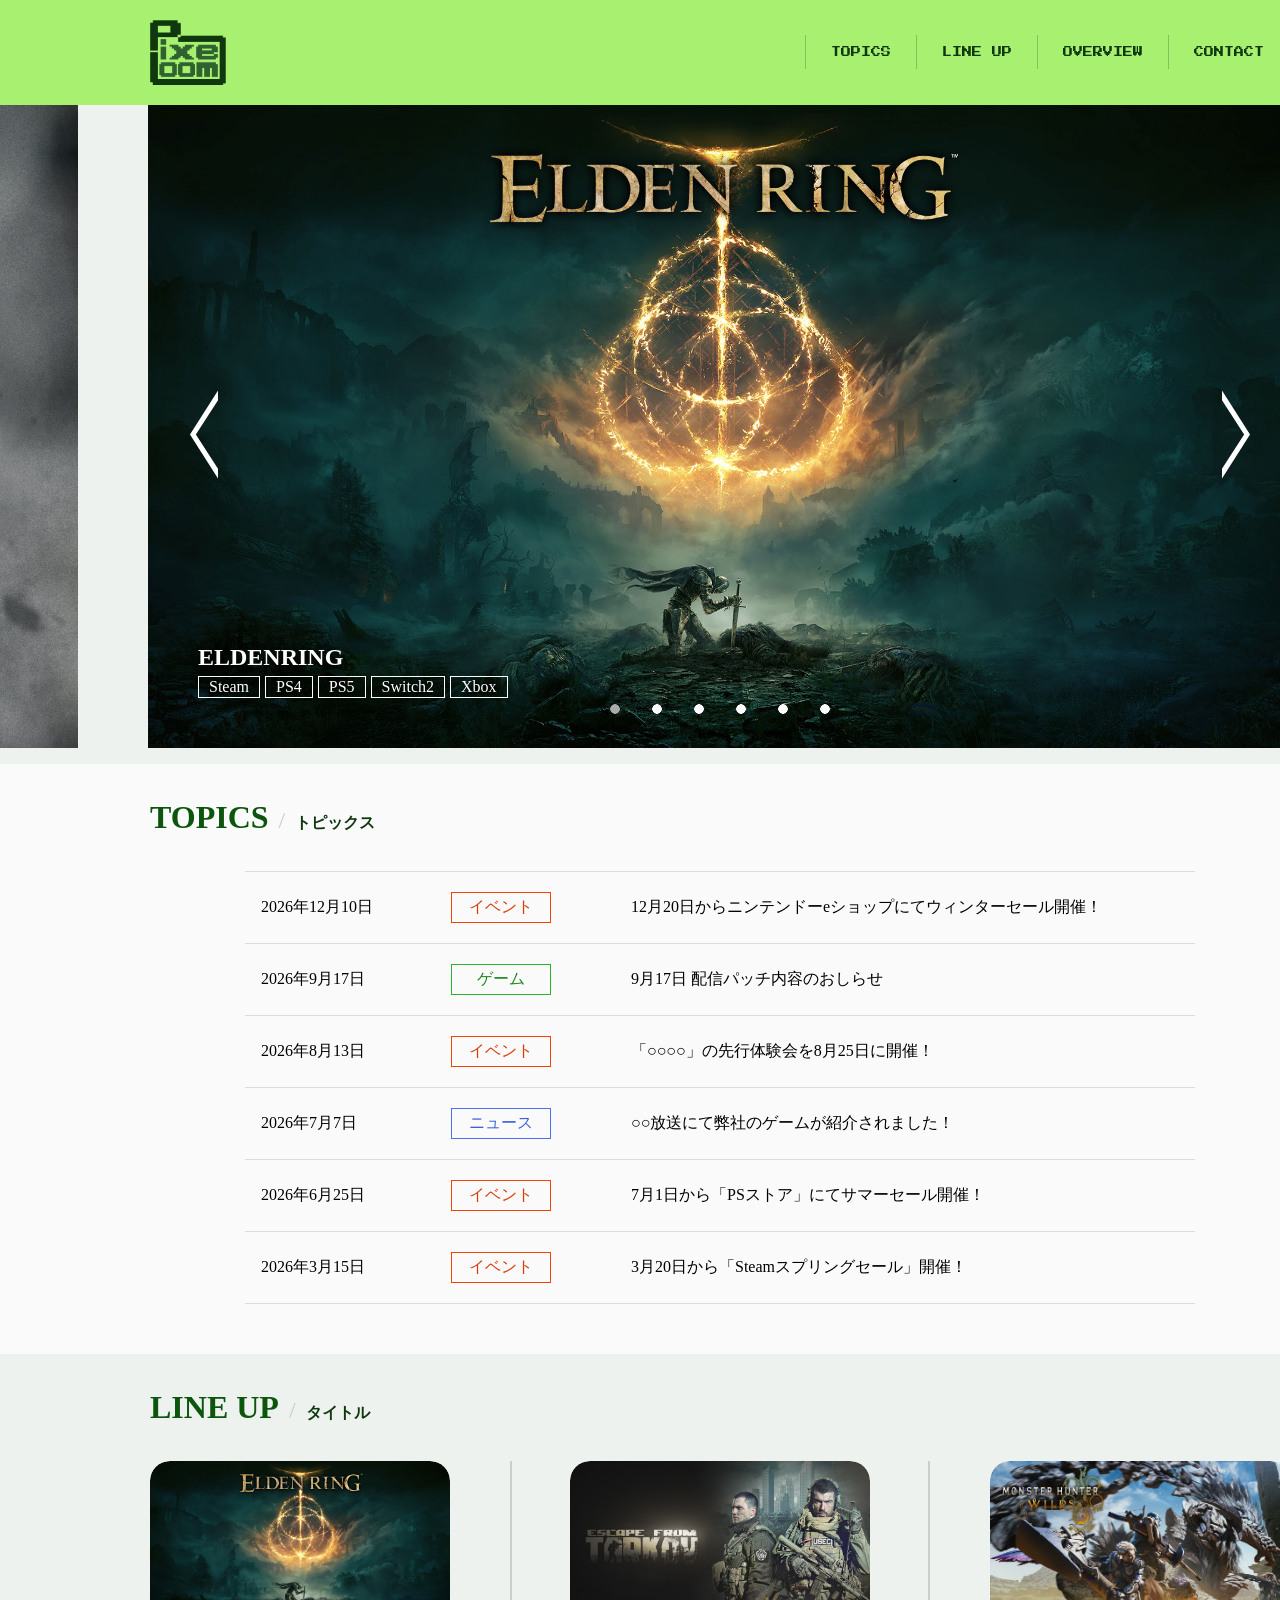
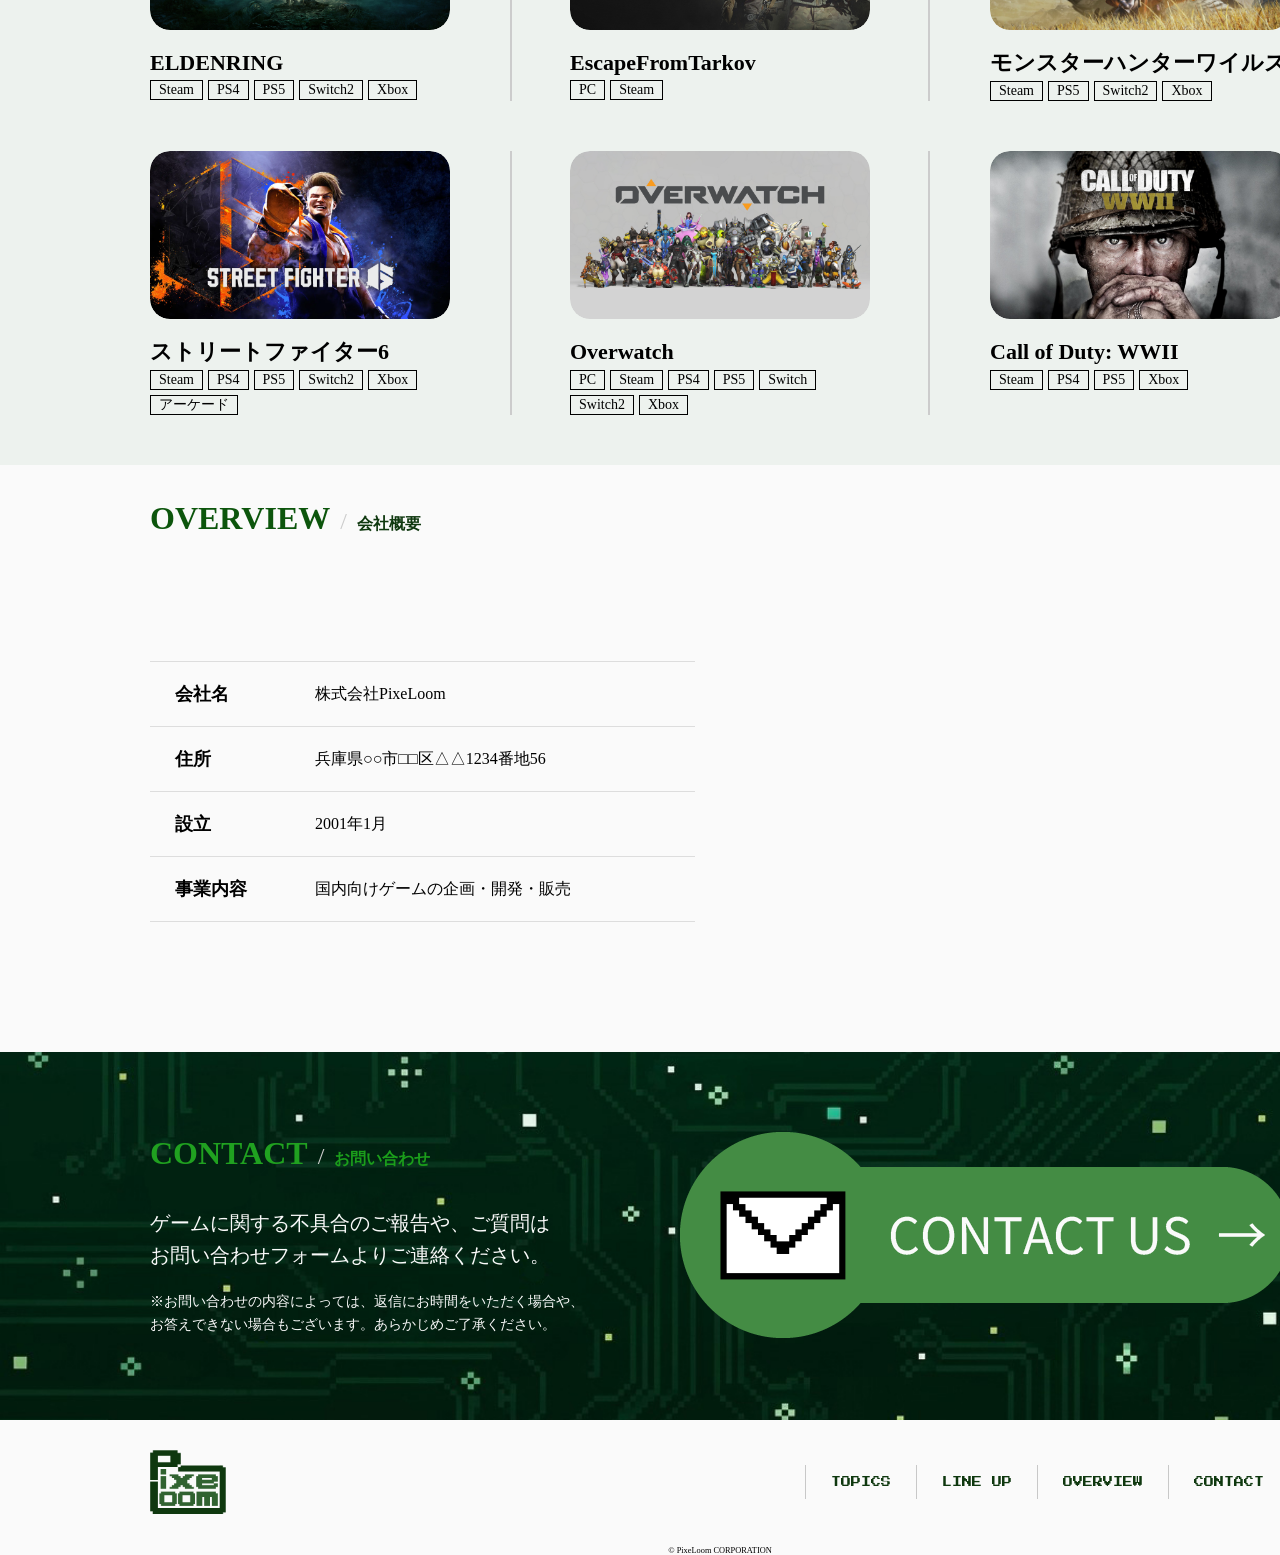
<file: index.html>
<!doctype html>
<html>
	<head>
		<meta charset="UTF-8">
		
		<!--タイトルを入力-->
		<title>PixeLoom</title>
		<meta name="description" content="">
		<meta name="viewport" content="width=device-width, initial-scale=1">
		<!--リセットCSS-->
		
		<!--Googleフォント-->
		<link rel="preconnect" href="https://fonts.googleapis.com">
		<link rel="preconnect" href="https://fonts.gstatic.com" crossorigin>
		<link href="https://fonts.googleapis.com/css2?family=Press+Start+2P&display=swap" rel="stylesheet">
		
		<!--他のページから「index.html#topics」で来たときの、ブラウザの自動ジャンプを止める-->
		<script>
			var arrivalHash = location.hash;
			if (arrivalHash && arrivalHash !== '#top') {
				try { history.replaceState(null, '', location.href.split('#')[0]); } catch (e) {}
			}
		</script>
		
		<!--オリジナルのCSS-->
		<link rel="stylesheet" href="style.css">
		
		<!--ファビコン-->
		<link rel="icon" href="images/icon.png">
		
	</head>
	<body>
		
		<!--全体の箱-->
		<div class="container" id="top">
			
			<!--ヘッダー部分-->
			<header class="header">
				<div class="logo">
					<a href="#top"><img src="images/logo01.png" alt="株式会社PixeLoom"></a>
				</div>
				<nav class="nav" id="header-nav">
					<ul>
						<li><a href="#topics" class="c-btn">TOPICS</a></li>
						<li><a href="#lineup" class="c-btn">LINE UP</a></li>
						<li><a href="#overview" class="c-btn">OVERVIEW</a></li>
						<li><a href="#contact" class="c-btn">CONTACT</a></li>
					</ul>
				</nav>
				<button class="hamburger" type="button" aria-label="メニューを開く" aria-expanded="false" aria-controls="header-nav"><span></span></button>
			</header>
			
			<!--トップヒーロー部分-->
			<main class="main-container">
				<div class="main-tophero slider">
					<div class="slides">
						<div class="slide">
							<a href="game-02.html">
								<img src="images/eldenring.jpg" alt="ELDENRING">
							</a>
							<div class="caption">
								<p class="caption-title">ELDENRING</p>
								<ul class="caption-tags">
									<li>Steam</li><li>PS4</li><li>PS5</li><li>Switch2</li><li>Xbox</li>
								</ul>
							</div>
						</div>
						<div class="slide">
							<a href="game-03.html">
								<img src="images/EFT.jpg" alt="EscapeFromTarkov">
							</a>
							<div class="caption">
								<p class="caption-title">EscapeFromTarkov</p>
								<ul class="caption-tags">
									<li>PC</li><li>Steam</li>
								</ul>
							</div>
						</div>
						<div class="slide">
							<a href="game-01.html">
								<img src="images/MHWilds.jpg" alt="モンスターハンターワイルズ">
							</a>
							<div class="caption">
								<p class="caption-title">モンスターハンターワイルズ</p>
								<ul class="caption-tags">
									<li>Steam</li><li>PS5</li><li>Switch2</li><li>Xbox</li>
								</ul>
							</div>
						</div>
						<div class="slide">
							<a href="game-04.html">
								<img src="images/SF6-image01.png" alt="ストリートファイター6">
							</a>
							<div class="caption">
								<p class="caption-title">ストリートファイター6</p>
								<ul class="caption-tags">
									<li>Steam</li><li>PS4</li><li>PS5</li><li>Switch2</li><li>Xbox</li><li>アーケード</li>
								</ul>
							</div>
						</div>
						<div class="slide">
							<a href="game-05.html">
								<img src="images/overwatch-image01.png" alt="オーバーウォッチ">
							</a>
							<div class="caption">
								<p class="caption-title">オーバーウォッチ</p>
								<ul class="caption-tags">
									<li>PC</li><li>Steam</li><li>PS4</li><li>PS5</li><li>Switch</li><li>Switch2</li><li>Xbox</li>
								</ul>
							</div>
						</div>
						<div class="slide">
							<a href="game-06.html">
								<img src="images/CoD_WWII-image01.jpg" alt="Call of Duty: WWII">
							</a>
							<div class="caption">
								<p class="caption-title">Call of Duty: WWII</p>
								<ul class="caption-tags">
									<li>Steam</li><li>PS4</li><li>PS5</li><li>Xbox</li>
								</ul>
							</div>
						</div>
					</div>
					<button class="arrow prev" aria-label="前へ"></button>
					<button class="arrow next" aria-label="次へ"></button>
					<div class="dots">
						<button class="dot active" aria-label="1枚目"></button>
						<button class="dot" aria-label="2枚目"></button>
						<button class="dot" aria-label="3枚目"></button>
						<button class="dot" aria-label="4枚目"></button>
						<button class="dot" aria-label="5枚目"></button>
						<button class="dot" aria-label="6枚目"></button>
					</div>
				</div>
			</main>
			
			<!--トピックス部分-->
			<div class="topics-container" id="topics">
				<h2 class="c-title-container">
					<span class="c-main-title">TOPICS</span>
					<span class="c-title-slash">/</span>
					<span class="c-sub-title">トピックス</span>
				</h2>
				<ul class="topics-list">
					<li>
						<span class="c-ymd">2026年12月10日</span>
						<span class="category category-event">イベント</span>
						<a href="#">12月20日からニンテンドーeショップにてウィンターセール開催！</a>
					</li>
					<li>
						<span class="c-ymd">2026年9月17日</span>
						<span class="category  category-game">ゲーム</span>
						<a href="#">9月17日 配信パッチ内容のおしらせ</a>
					</li>
					<li>
						<span class="c-ymd">2026年8月13日</span>
						<span class="category category-event">イベント</span>
						<a href="#">「○○○○」の先行体験会を8月25日に開催！</a>
					</li>
					<li>
						<span class="c-ymd">2026年7月7日</span>
						<span class="category category-news">ニュース</span>
						<a href="#">○○放送にて弊社のゲームが紹介されました！</a>
					</li>
					<li>
						<span class="c-ymd">2026年6月25日</span>
						<span class="category category-event">イベント</span>
						<a href="#">7月1日から「PSストア」にてサマーセール開催！</a>
					</li>
					<li>
						<span class="c-ymd">2026年3月15日</span>
						<span class="category category-event">イベント</span>
						<a href="#">3月20日から「Steamスプリングセール」開催！</a>
					</li>
				</ul>
			</div>
			
			<!--ゲームタイトル一覧部分-->
			<h2 class="c-title-container lineup-title-container" id="lineup">
				<span class="c-main-title">LINE UP</span>
				<span class="c-title-slash">/</span>
				<span class="c-sub-title">タイトル</span>
			</h2>
			<div class="lineup-container">
				
				<!-- 1行目（上の段）：中央を lineup-item02 に変更 -->
				<div class="lineup-item01">
					<a href="game-02.html">
						<img src="images/eldenring.jpg" alt="ELDENRING">
					</a>
					<p class="caption-title">ELDENRING</p>
					<ul class="tag-color">
						<li>Steam</li><li>PS4</li><li>PS5</li><li>Switch2</li><li>Xbox</li>
					</ul>
				</div>
				
				<div class="lineup-item02">
					<a href="game-03.html">
						<img src="images/EFT.jpg" alt="EscapeFromTarkov">
					</a>
					<p class="caption-title">EscapeFromTarkov</p>
					<ul class="tag-color">
						<li>PC</li><li>Steam</li>
					</ul>
				</div>
				
				<div class="lineup-item03">
					<a href="game-01.html">
						<img src="images/MHWilds.jpg" alt="モンスターハンターワイルズ">
					</a>
					<p class="caption-title">モンスターハンターワイルズ</p>
					<ul class="tag-color">
						<li>Steam</li><li>PS5</li><li>Switch2</li><li>Xbox</li>
					</ul>
				</div>
			</div>
			
			<div class="lineup-container">
				
				<!-- 2行目（下の段） -->
				<div class="lineup-item01">
					<a href="game-04.html">
						<img src="images/SF6-image01.png" alt="ストリートファイター6">
					</a>
					<p class="caption-title">ストリートファイター6</p>
					<ul class="tag-color">
						<li>Steam</li><li>PS4</li><li>PS5</li><li>Switch2</li><li>Xbox</li>
					</ul>
					<ul class="tag-color tag-indention">
						<li>アーケード</li>
					</ul>
				</div>
				
				<div class="lineup-item02">
					<a href="game-05.html">
						<img src="images/overwatch-image01.png" alt="Overwatch">
					</a>
					<p class="caption-title">Overwatch</p>
					<ul class="tag-color">
						<li>PC</li><li>Steam</li><li>PS4</li><li>PS5</li><li>Switch</li>
					</ul>
					<ul class="tag-color tag-indention">
						<li>Switch2</li><li>Xbox</li>
					</ul>
				</div>
				
				<div class="lineup-item03">
					<a href="game-06.html">
						<img src="images/CoD_WWII-image01.jpg" alt="Call of Duty: WWII">
					</a>
					<p class="caption-title">Call of Duty: WWII</p>
					<ul class="tag-color">
						<li>Steam</li><li>PS4</li><li>PS5</li><li>Xbox</li>
					</ul>
				</div>
				
			</div>
			
			<!--会社概要部分-->
			<div class="about-container" id="overview">
				<h2 class="c-title-container">
					<span class="c-main-title">OVERVIEW</span>
					<span class="c-title-slash">/</span>
					<span class="c-sub-title">会社概要</span>
				</h2>
				<div class="about-alignment-container">
					<div class="about-item-container">
						<div class="about-item">
							<span class="c-about-title">会社名</span>
							<span class="c-about-sentence">株式会社PixeLoom</span>
						</div>
						<div class="about-item">
							<span class="c-about-title">住所</span>
							<span class="c-about-sentence">兵庫県○○市□□区△△1234番地56</span>
						</div>
						<div class="about-item">
							<span class="c-about-title">設立</span>
							<span class="c-about-sentence">2001年1月</span>
						</div>
						<div class="about-item">
							<span class="c-about-title">事業内容</span>
							<span class="c-about-sentence">国内向けゲームの企画・開発・販売</span>
						</div>
					</div>
					<div class="about-map">
						<iframe
							src="https://www.google.com/maps/embed?pb=!1m18!1m12!1m3!1d11019.510674429443!2d134.6839843823365!3d34.80291957852716!2m3!1f0!2f0!3f0!3m2!1i1024!2i768!4f13.1!3m3!1m2!1s0x3554e100392687d7%3A0x90e77ccf2c1f5e30!2z44Kz44Oz44OK44OI44Kz44Ot44OL44OP44Oz44OQ44O844KwIOWnq-i3r-mjvuejqOW6lw!5e0!3m2!1sja!2sjp!4v1794271793631!5m2!1sja!2sjp"
							width="600"
							height="400"
							style="border:0;"
							allowfullscreen=""
							loading="lazy"
							referrerpolicy="no-referrer-when-downgrade"
							title="株式会社PixeLoomの地図">
						</iframe>
					</div>
				</div>
			</div>
			
			<!--お問い合わせ部分-->
			<div class="contact-container" id="contact">
				<div class="contact-inner">
					<div class="contact-text-box">
						<h2 class="c-title-container">
							<span class="c-main-title contact-text-g01">CONTACT</span>
							<span class="c-title-slash">/</span>
							<span class="c-sub-title contact-text-g02">お問い合わせ</span>
						</h2>
						<p class="contact-text-w01">ゲームに関する不具合のご報告や、ご質問は<br>お問い合わせフォームよりご連絡ください。</p>
						<p class="contact-text-w02">※お問い合わせの内容によっては、返信にお時間をいただく場合や、<br>お答えできない場合もございます。あらかじめご了承ください。</p>
					</div>
					<div class="contact-btn-box">
						<a href="#" class="contact-btn">
							<img src="images/CONTACT_US.png" alt="CONTACT US">
						</a>
					</div>
				</div>
			</div>
			<!--フッター部分-->
			<footer class="footer">
				<div class="footer-top">
					<div class="logo">
						<a href="#top"><img src="images/logo01.png" alt="株式会社PixeLoom"></a>
					</div>
					<nav class="nav">
						<ul>
							<li><a href="#topics" class="c-btn">TOPICS</a></li>
							<li><a href="#lineup" class="c-btn">LINE UP</a></li>
							<li><a href="#overview" class="c-btn">OVERVIEW</a></li>
							<li><a href="#contact" class="c-btn">CONTACT</a></li>
						</ul>
					</nav>
					<a href="#top" class="totop" aria-label="ページトップへ戻る"></a>
				</div>
				<div class="footer-bottom">
					<div class="copy">
						<small>© PixeLoom CORPORATION</small>
					</div>
				</div>
			</footer>
		</div>

		<script>
			const viewport = document.querySelector('.main-tophero');
			const slides = document.querySelector('.slides');
			const dots = document.querySelectorAll('.dot');
			const total = dots.length;   // 画像の枚数(6)
			const INTERVAL = 3000;       // 自動切り替えの間隔(ミリ秒)

			// 端でも左右に隣の画像が見えるように、最初と最後に画像のコピーを足す
			const first = slides.firstElementChild;
			const last = slides.lastElementChild;
			const cloneFirst = first.cloneNode(true);
			const cloneLast = last.cloneNode(true);
			cloneFirst.setAttribute('aria-hidden', 'true');
			cloneLast.setAttribute('aria-hidden', 'true');
			slides.prepend(cloneLast);   // [3枚目のコピー, 1, 2, 3, 1枚目のコピー]
			slides.append(cloneFirst);

			let pos = 1;                 // 並びの中の位置(コピーがあるので1枚目は1)
			let moving = false;          // アニメーション中は連打を無視する
			let timer;

			// 中央に表示する位置を計算して動かす
			function update(animate) {
				const slideW = slides.children[0].offsetWidth;
				const gap = parseFloat(getComputedStyle(slides).columnGap) || 0;
				const offset = (viewport.clientWidth - slideW) / 2 - pos * (slideW + gap);
				slides.style.transition = animate ? 'transform 0.5s ease' : 'none';
				slides.style.transform = `translateX(${offset}px)`;
				void slides.offsetWidth;

				const real = (pos - 1 + total) % total;
				dots.forEach((dot, i) => dot.classList.toggle('active', i === real));
			}

			function moveTo(n) {
				if (moving) return;
				moving = true;
				pos = n;
				update(true);
			}

			// コピーまで来たら、アニメーションなしで本物の位置へ瞬間移動
			slides.addEventListener('transitionend', (e) => {
				if (e.target !== slides) return;
				if (pos === 0) pos = total;
				if (pos === total + 1) pos = 1;
				update(false);
				moving = false;
			});

			// 自動再生
			function startAuto() {
				stopAuto();
				timer = setInterval(() => moveTo(pos + 1), INTERVAL);
			}
			function stopAuto() {
				clearInterval(timer);
			}

			// ボタン操作(押したら自動再生のタイマーをリセット)
			document.querySelector('.prev').addEventListener('click', () => { moveTo(pos - 1); startAuto(); });
			document.querySelector('.next').addEventListener('click', () => { moveTo(pos + 1); startAuto(); });
			dots.forEach((dot, i) => {
				dot.addEventListener('click', () => { moveTo(i + 1); startAuto(); });
			});

			// マウスが乗っている間は止める
			viewport.addEventListener('mouseenter', stopAuto);
			viewport.addEventListener('mouseleave', startAuto);

			window.addEventListener('resize', () => update(false));

			update(false);   // 初期表示
			startAuto();

			// ===== スクロール =====
			const HEADER_OFFSET = 0;       // ヘッダーが固定(fixed/sticky)なら、その高さ(px)を入れる
			const SCROLL_DURATION = 900;   // 移動時間(ミリ秒)。長いほどゆったり
			const SCROLL_DELAY = 120;      // 押してから動き出すまでのラグ(ミリ秒)

			// 始まりと終わりがゆっくりになる動き
			const easeInOutCubic = t =>
				t < 0.5 ? 4 * t * t * t : 1 - Math.pow(-2 * t + 2, 3) / 2;

			// 動いている途中のスクロールを止める(連打や手動スクロールとケンカしないように)
			let scrollTimer;
			let scrollFrame;
			let scrolling = false;     // スクロールの動き中かどうか
			let userMoved = false;     // 自分でスクロール操作をしたかどうか
			function stopSmoothScroll() {
				clearTimeout(scrollTimer);
				cancelAnimationFrame(scrollFrame);
				scrolling = false;
			}
			['wheel', 'touchstart', 'keydown'].forEach(type => {
				window.addEventListener(type, () => {
					userMoved = true;
					stopSmoothScroll();
				}, { passive: true });
			});

			// 行き先(getEndY)まで、スクロールする。行き先は毎フレーム計算し直す(画像の読み込みで位置がずれても大丈夫)
			function smoothScrollTo(getEndY) {
				stopSmoothScroll();
				const startY = window.scrollY;

				// 動きを減らす設定の人は、瞬間移動にする
				const reduce = window.matchMedia('(prefers-reduced-motion: reduce)').matches;
				if (reduce) {
					window.scrollTo(0, getEndY());
					return;
				}

				let startTime = null;
				scrolling = true;
				function step(now) {
					if (!startTime) startTime = now;
					const progress = Math.min((now - startTime) / SCROLL_DURATION, 1);
					window.scrollTo(0, startY + (getEndY() - startY) * easeInOutCubic(progress));
					if (progress < 1) {
						scrollFrame = requestAnimationFrame(step);
					} else {
						scrolling = false;
					}
				}
				scrollTimer = setTimeout(() => {
					scrollFrame = requestAnimationFrame(step);
				}, SCROLL_DELAY);
			}

			// このページ内のリンクを押したとき
			document.querySelectorAll('a[href^="#"]').forEach(link => {
				link.addEventListener('click', e => {
					const href = link.getAttribute('href');

					if (href === '#') {
						// 「#」だけのリンクは、ページの先頭へ
						e.preventDefault();
						smoothScrollTo(() => 0);
						return;
					}

					const target = document.querySelector(href);
					if (!target) return;
					e.preventDefault();
					smoothScrollTo(() => target.getBoundingClientRect().top + window.scrollY - HEADER_OFFSET);
				});
			});

			// 他のページから「index.html#topics」のように来たとき、読み込みを待たずに、ページ上部から動き出す
			if (arrivalHash && arrivalHash !== '#top') {
				const arrivalTarget = document.querySelector(arrivalHash);
				if (arrivalTarget) {
					const getArrivalY = () => arrivalTarget.getBoundingClientRect().top + window.scrollY - HEADER_OFFSET;
					window.scrollTo(0, 0);
					smoothScrollTo(getArrivalY);

					// 画像の読み込みが終わって位置がずれていたら、もう一度合わせる
					window.addEventListener('load', () => {
						if (!userMoved && !scrolling && Math.abs(getArrivalY() - window.scrollY) > 2) {
							smoothScrollTo(getArrivalY);
						}
					});
				}
			}

			// ===== ページトップへ戻るボタン =====
			const toTop = document.querySelector('.totop');
			const BOTTOM_RANGE = 100;   // ページの一番下まで、あと何px以内で出すか

			function checkBottom() {
				const nearBottom = window.scrollY + window.innerHeight >= document.documentElement.scrollHeight - BOTTOM_RANGE;
				if (nearBottom) {
					toTop.classList.add('is-show');
					window.removeEventListener('scroll', checkBottom);   // 一度出したらその場にとどまる
				}
			}
			window.addEventListener('scroll', checkBottom, { passive: true });
		</script>
		<script src="menu.js"></script>
	</body>
</html>
</file>
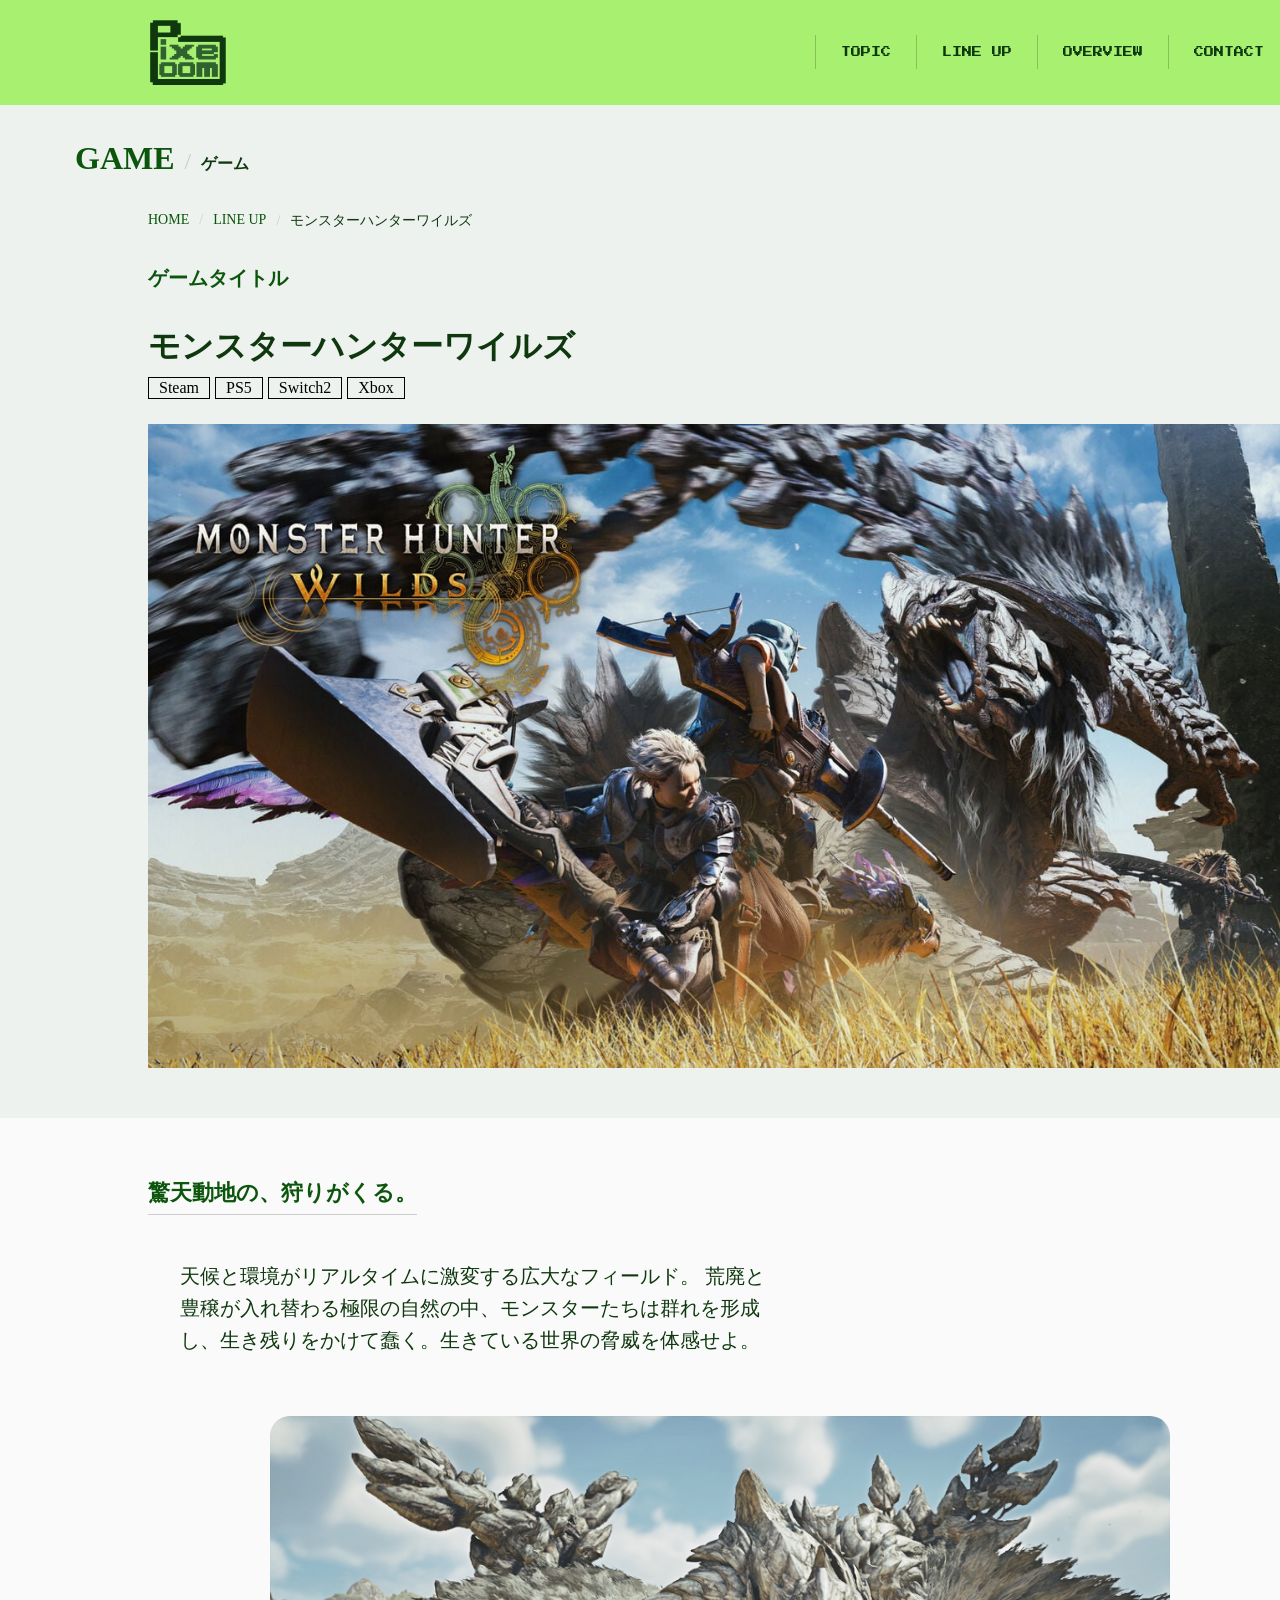
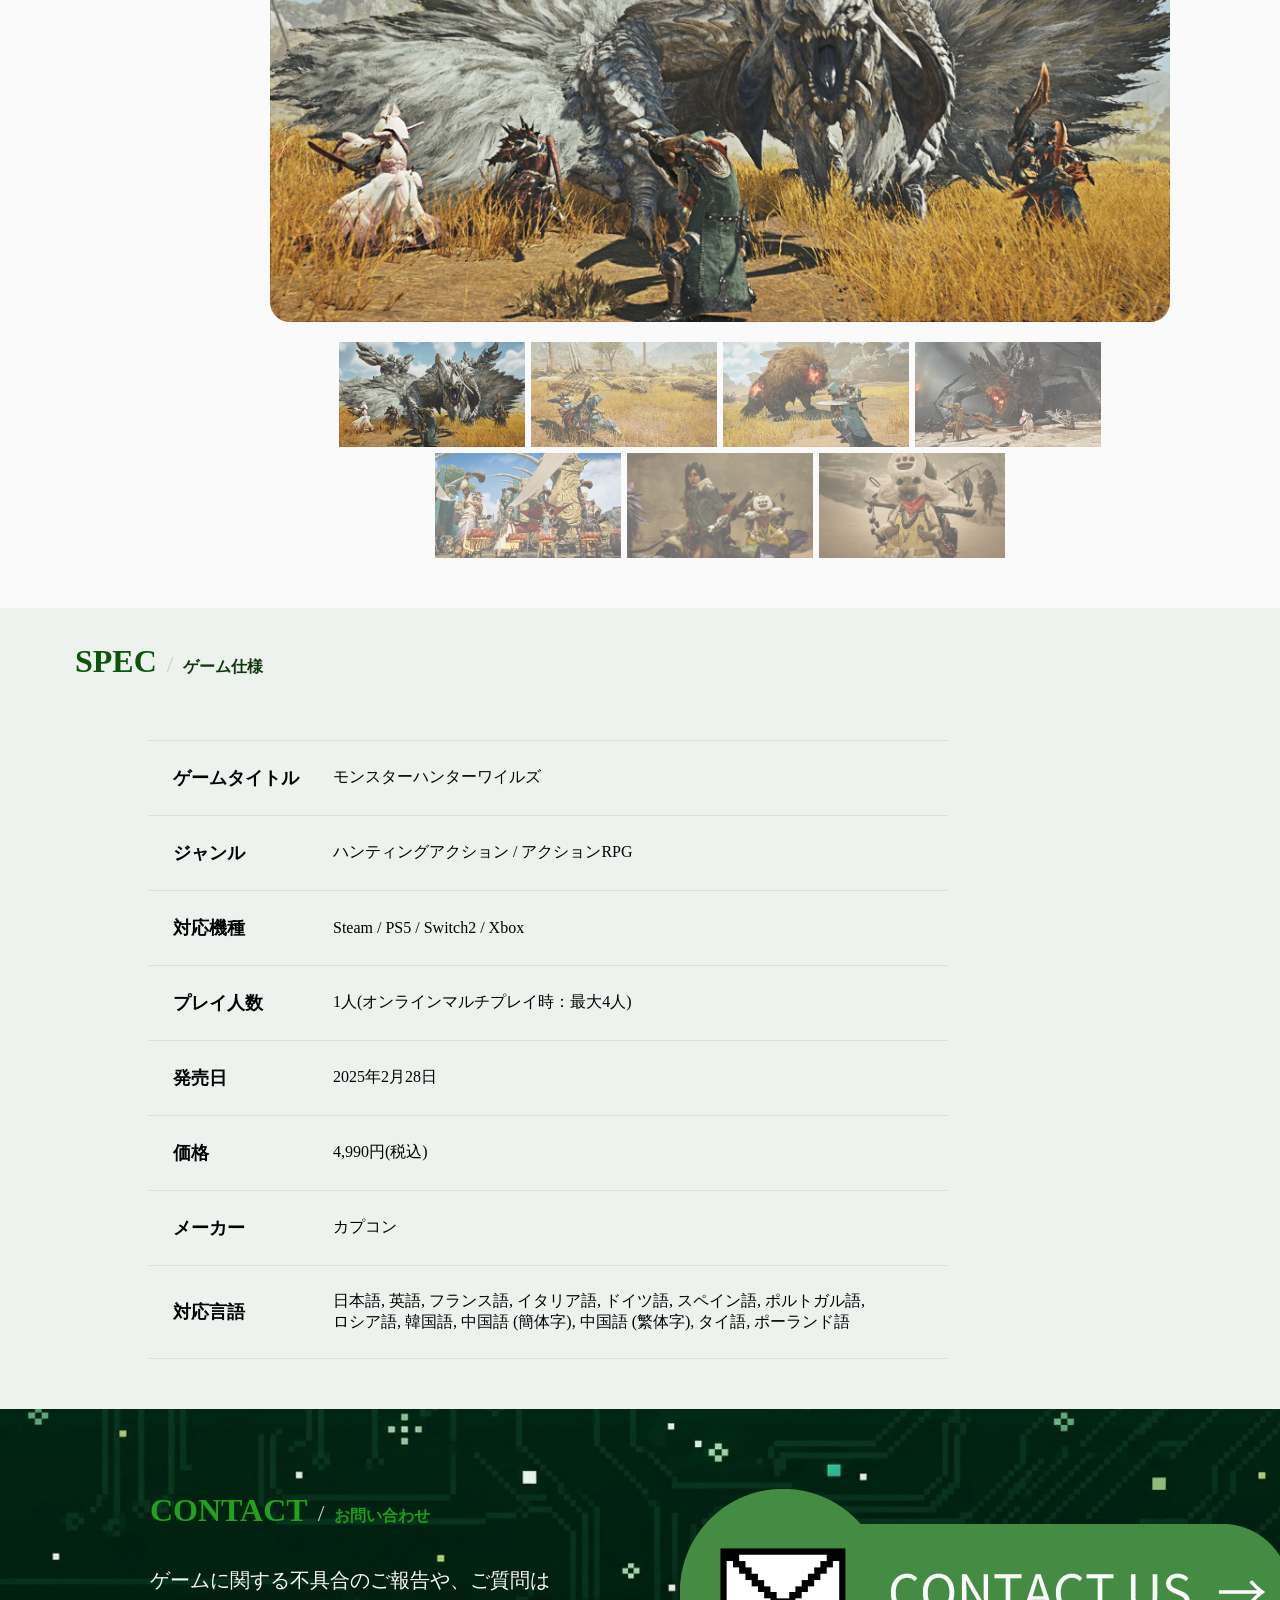
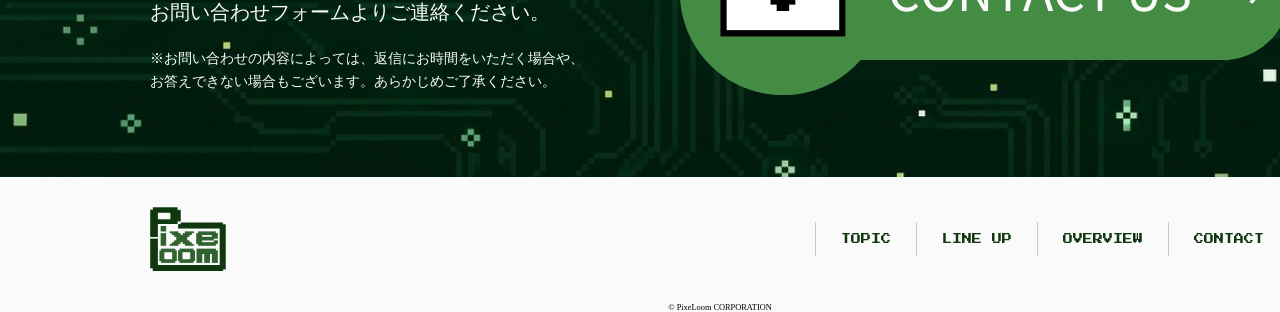
<file: game-01.html>
<!doctype html>
<html>
	<head>
		<meta charset="UTF-8">
		
		<!--タイトルを入力-->
		<title>PixeLoom</title>
		<meta name="description" content="">
		<meta name="viewport" content="width=device-width, initial-scale=1">
		<!--リセットCSS-->
		
		<!--Googleフォント-->
		<link rel="preconnect" href="https://fonts.googleapis.com">
		<link rel="preconnect" href="https://fonts.gstatic.com" crossorigin>
		<link href="https://fonts.googleapis.com/css2?family=Press+Start+2P&display=swap" rel="stylesheet">
		
		<!--オリジナルのCSS-->
		<link rel="stylesheet" href="style.css">
		
		<!--ファビコン-->
		<link rel="icon" href="images/icon.png">
	</head>
	<body>
		
		<!--全体の箱-->
		<div class="container" id="top">
			
			<!--ヘッダー部分-->
			<header class="header">
				<div class="logo">
					<a href="index.html#top"><img src="images/logo01.png" alt="株式会社PixeLoom"></a>
				</div>
				<nav class="nav" id="header-nav">
					<ul>
						<li><a href="index.html#topics" class="c-btn">TOPIC</a></li>
						<li><a href="index.html#lineup" class="c-btn">LINE UP</a></li>
						<li><a href="index.html#overview" class="c-btn">OVERVIEW</a></li>
						<li><a href="#contact" class="c-btn">CONTACT</a></li>
					</ul>
				</nav>
				<button class="hamburger" type="button" aria-label="メニューを開く" aria-expanded="false" aria-controls="header-nav"><span></span></button>
			</header>
			
			<!--ゲームページ上部(タイトル〜メイン画像)-->
			<section class="game-top">
				<h2 class="c-title-container game-title">
					<span class="c-main-title">GAME</span>
					<span class="c-title-slash">/</span>
					<span class="c-sub-title">ゲーム</span>
				</h2>
				<!--パンくずリスト-->
				<nav class="breadcrumb" aria-label="パンくずリスト">
					<ol>
						<li><a href="index.html">HOME</a></li>
						<li><a href="index.html#lineup">LINE UP</a></li>
						<li aria-current="page">モンスターハンターワイルズ</li>
					</ol>
				</nav>
				<div class="game-inner">
					<p class="c-gamepage-subtitle">ゲームタイトル</p>
					<p class="caption-title">モンスターハンターワイルズ</p>
					<ul class="tag-color">
						<li>Steam</li><li>PS5</li><li>Switch2</li><li>Xbox</li>
					</ul>
					<img class="game-main-image" src="images/MHWilds.jpg" alt="モンスターハンターワイルズ">
				</div>
			</section>

			<!--ゲーム紹介部分-->
			<section class="game-intro">
				<h3 class="game-intro-title">驚天動地の、狩りがくる。</h3>
				<p class="game-intro-text">天候と環境がリアルタイムに激変する広大なフィールド。 荒廃と豊穣が入れ替わる極限の自然の中、モンスターたちは群れを形成し、生き残りをかけて蠢く。生きている世界の脅威を体感せよ。</p>
				<div class="game-gallery">
					<div class="gallery-stage">
						<img class="gallery-main" id="galleryMain" src="images/MHWilds-image01.jpg" alt="モンスターハンターワイルズ紹介画像01">
						<img class="gallery-next" id="galleryNext" alt="" aria-hidden="true">
					</div>
					<div class="gallery-thumbs">
						<div class="thumb is-active"><img src="images/MHWilds-image01.jpg" alt="モンスターハンターワイルズ紹介画像01"></div>
						<div class="thumb"><img src="images/MHWilds-image02.jpg" alt="モンスターハンターワイルズ紹介画像02"></div>
						<div class="thumb"><img src="images/MHWilds-image03.jpg" alt="モンスターハンターワイルズ紹介画像03"></div>
						<div class="thumb"><img src="images/MHWilds-image04.jpg" alt="モンスターハンターワイルズ紹介画像04"></div>
						<div class="thumb"><img src="images/MHWilds-image06.jpg" alt="モンスターハンターワイルズ紹介画像05"></div>
						<div class="thumb"><img src="images/MHWilds-image05.jpg" alt="モンスターハンターワイルズ紹介画像06"></div>
						<div class="thumb"><img src="images/MHWilds-image07.png" alt="モンスターハンターワイルズ紹介画像07"></div>
					</div>
				</div>
			</section>

			<!--ゲーム仕様部分-->
			<section class="game-spec">
				<h2 class="c-title-container game-title">
					<span class="c-main-title">SPEC</span>
					<span class="c-title-slash">/</span>
					<span class="c-sub-title">ゲーム仕様</span>
				</h2>
			<div class="about-alignment-container">
				<div class="about-item-container">
					<div class="about-item">
						<span class="c-about-title">ゲームタイトル</span>
						<span class="c-about-sentence">モンスターハンターワイルズ</span>
					</div>
					<div class="about-item">
						<span class="c-about-title">ジャンル</span>
						<span class="c-about-sentence">ハンティングアクション / アクションRPG</span>
					</div>
					<div class="about-item">
						<span class="c-about-title">対応機種</span>
						<span class="c-about-sentence">Steam / PS5 / Switch2 / Xbox</span>
					</div>
					<div class="about-item">
						<span class="c-about-title">プレイ人数</span>
						<span class="c-about-sentence">1人(オンラインマルチプレイ時：最大4人)</span>
					</div>
					<div class="about-item">
						<span class="c-about-title">発売日</span>
						<span class="c-about-sentence">2025年2月28日</span>
					</div>
					<div class="about-item">
						<span class="c-about-title">価格</span>
						<span class="c-about-sentence">4,990円(税込)</span>
					</div>
					<div class="about-item">
						<span class="c-about-title">メーカー</span>
						<span class="c-about-sentence">カプコン</span>
					</div>
					<div class="about-item">
						<span class="c-about-title">対応言語</span>
						<span class="c-about-sentence">日本語, 英語, フランス語, イタリア語, ドイツ語, スペイン語, ポルトガル語,<br> ロシア語, 韓国語, 中国語 (簡体字), 中国語 (繁体字), タイ語, ポーランド語</span>
					</div>
				</div>
			</div>
			</section>

			<!--お問い合わせ部分-->
			<div class="contact-container" id="contact">
				<div class="contact-inner">
					<div class="contact-text-box">
						<h2 class="c-title-container">
							<span class="c-main-title contact-text-g01">CONTACT</span>
							<span class="c-title-slash">/</span>
							<span class="c-sub-title contact-text-g02">お問い合わせ</span>
						</h2>
						<p class="contact-text-w01">ゲームに関する不具合のご報告や、ご質問は<br>お問い合わせフォームよりご連絡ください。</p>
						<p class="contact-text-w02">※お問い合わせの内容によっては、返信にお時間をいただく場合や、<br>お答えできない場合もございます。あらかじめご了承ください。</p>
					</div>
					<div class="contact-btn-box">
						<a href="#" class="contact-btn">
							<img src="images/CONTACT_US.png" alt="CONTACT US">
						</a>
					</div>
				</div>
			</div>
			<!--フッター部分-->
			<footer class="footer">
				<div class="footer-top">
					<div class="logo">
						<a href="index.html#top"><img src="images/logo01.png" alt="株式会社PixeLoom"></a>
					</div>
					<nav class="nav">
						<ul>
							<li><a href="index.html#topics" class="c-btn">TOPIC</a></li>
							<li><a href="index.html#lineup" class="c-btn">LINE UP</a></li>
							<li><a href="index.html#overview" class="c-btn">OVERVIEW</a></li>
							<li><a href="#contact" class="c-btn">CONTACT</a></li>
						</ul>
					</nav>
					<a href="#top" class="totop" aria-label="ページトップへ戻る"></a>
				</div>
				<div class="footer-bottom">
					<div class="copy">
						<small>© PixeLoom CORPORATION</small>
					</div>
				</div>
			</footer>
		</div>

		<script>
			// ===== サムネイルを押すと大きい画像だけふわっと切り替え(クロスフェード) =====
			const galleryMain = document.getElementById('galleryMain');
			const galleryNext = document.getElementById('galleryNext');
			const FADE_TIME = 500;   // フェードの時間(ミリ秒)。CSSの .gallery-next の transition と合わせる
			let changing = false;    // 切り替え中は連打を無視する

			const thumbs = document.querySelectorAll('.gallery-thumbs .thumb');

			thumbs.forEach(thumb => {
				const img = thumb.querySelector('img');
				thumb.addEventListener('click', () => {
					const newSrc = img.getAttribute('src');
					if (changing || galleryMain.getAttribute('src') === newSrc) return;
					changing = true;

					// 選ばれた小さい画像だけ、くっきり表示にする
					thumbs.forEach(t => t.classList.remove('is-active'));
					thumb.classList.add('is-active');

					// 新しい画像を上に重ねて、古い画像の上からふわっと表示する(間が真っ白にならない)
					galleryNext.onload = () => {
						galleryNext.classList.add('is-show');
						setTimeout(() => {
							// 重ねた画像と同じものを下の画像にも入れて、重ねた方を消す
							galleryMain.onload = () => {
								galleryNext.classList.remove('is-show');
								changing = false;
							};
							galleryMain.setAttribute('src', newSrc);
							galleryMain.alt = img.alt;
						}, FADE_TIME);
					};
					galleryNext.setAttribute('src', newSrc);
				});
			});

			// ===== ぬるっとスクロール =====
			const HEADER_OFFSET = 0;       // ヘッダーが固定(fixed/sticky)なら、その高さ(px)を入れる
			const SCROLL_DURATION = 900;   // 移動時間(ミリ秒)。長いほどゆったり
			const SCROLL_DELAY = 120;      // 押してから動き出すまでのラグ(ミリ秒)

			// 始まりと終わりがゆっくりになる動き
			const easeInOutCubic = t =>
				t < 0.5 ? 4 * t * t * t : 1 - Math.pow(-2 * t + 2, 3) / 2;

			document.querySelectorAll('a[href^="#"]').forEach(link => {
				link.addEventListener('click', e => {
					const href = link.getAttribute('href');
					const startY = window.scrollY;
					let endY;

					if (href === '#') {
						// 「#」だけのリンクは、ページの先頭へ
						endY = 0;
					} else {
						const target = document.querySelector(href);
						if (!target) return;
						endY = target.getBoundingClientRect().top + startY - HEADER_OFFSET;
					}
					e.preventDefault();

					// 動きを減らす設定の人は、瞬間移動にする
					const reduce = window.matchMedia('(prefers-reduced-motion: reduce)').matches;
					if (reduce) {
						window.scrollTo(0, endY);
						return;
					}

					let startTime = null;
					function step(now) {
						if (!startTime) startTime = now;
						const progress = Math.min((now - startTime) / SCROLL_DURATION, 1);
						window.scrollTo(0, startY + (endY - startY) * easeInOutCubic(progress));
						if (progress < 1) requestAnimationFrame(step);
					}
					setTimeout(() => requestAnimationFrame(step), SCROLL_DELAY);
				});
			});

			// ===== ページトップへ戻るボタン =====
			const toTop = document.querySelector('.totop');
			const BOTTOM_RANGE = 100;   // ページの一番下まで、あと何px以内で出すか

			function checkBottom() {
				const nearBottom = window.scrollY + window.innerHeight >= document.documentElement.scrollHeight - BOTTOM_RANGE;
				if (nearBottom) {
					toTop.classList.add('is-show');
					window.removeEventListener('scroll', checkBottom);   // 一度出したらその場にとどまる
				}
			}
			window.addEventListener('scroll', checkBottom, { passive: true });
		</script>
		<script src="menu.js"></script>
	</body>
</html>
</file>
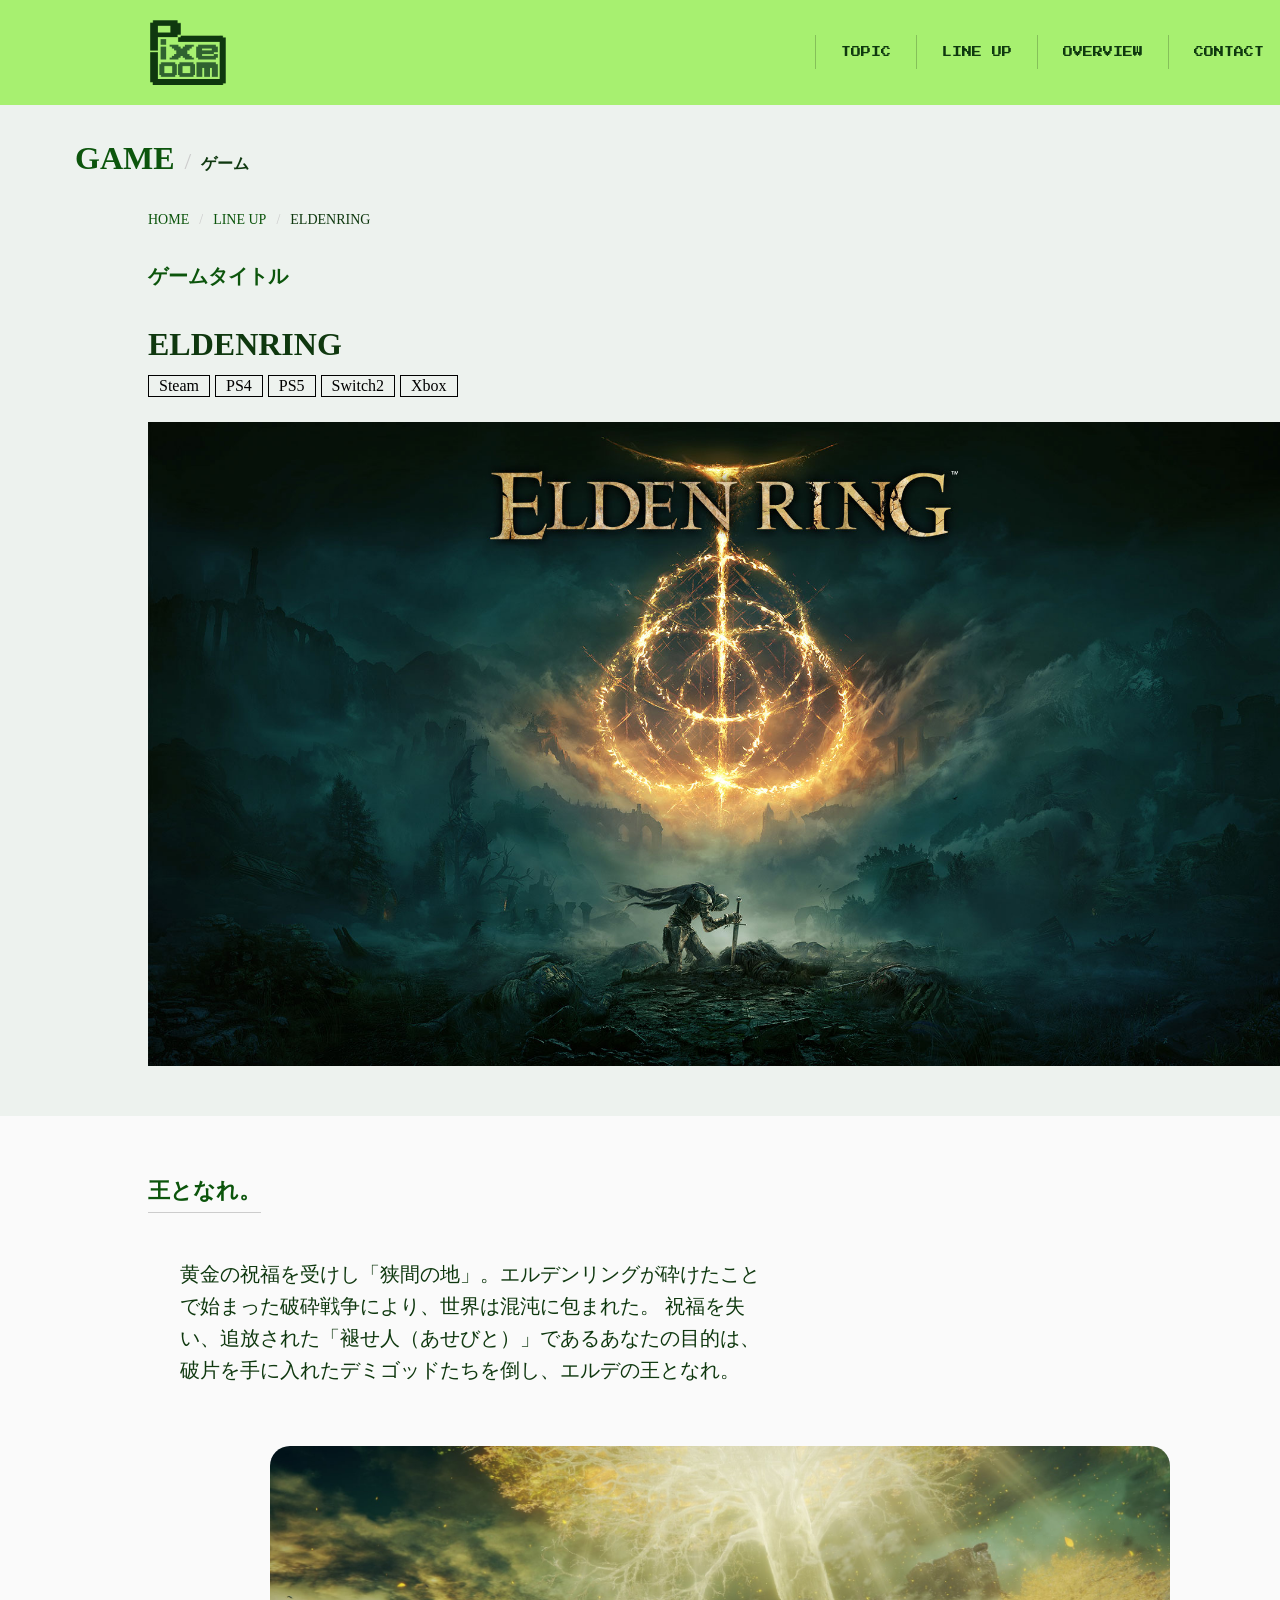
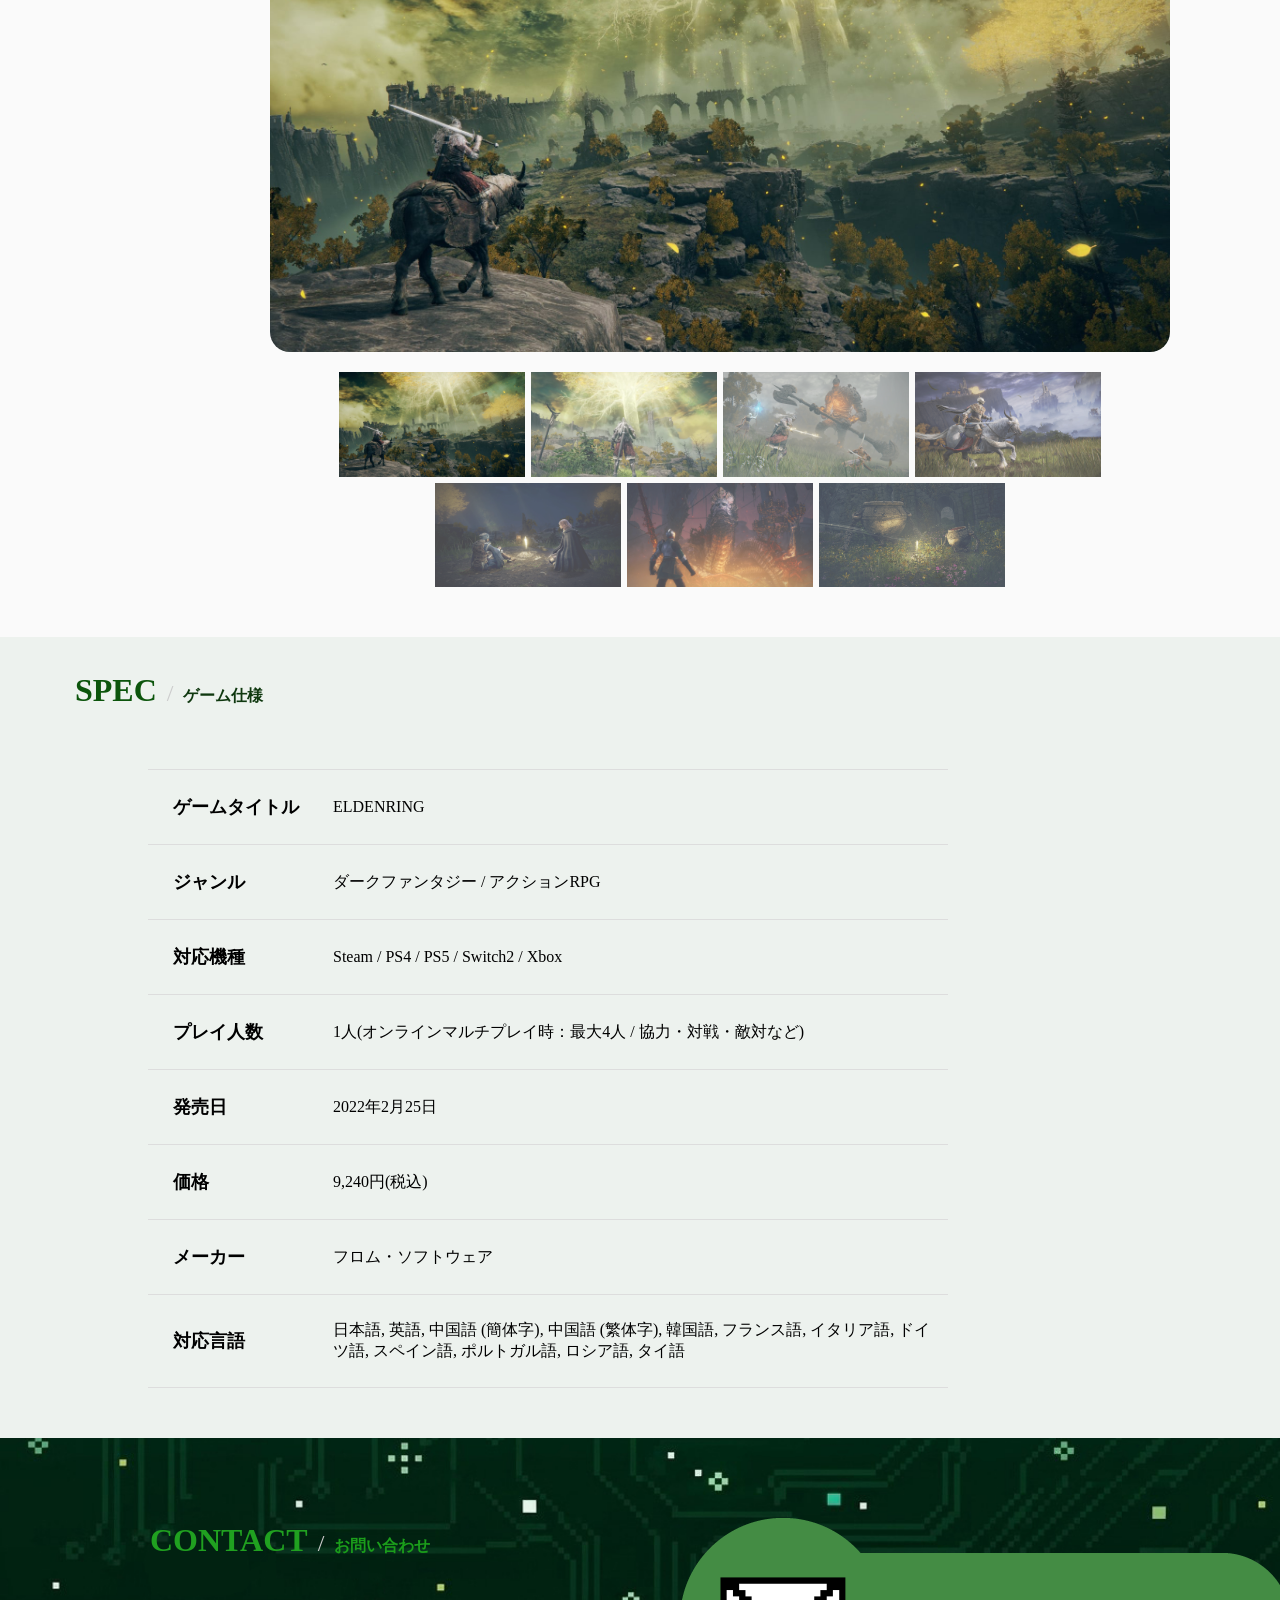
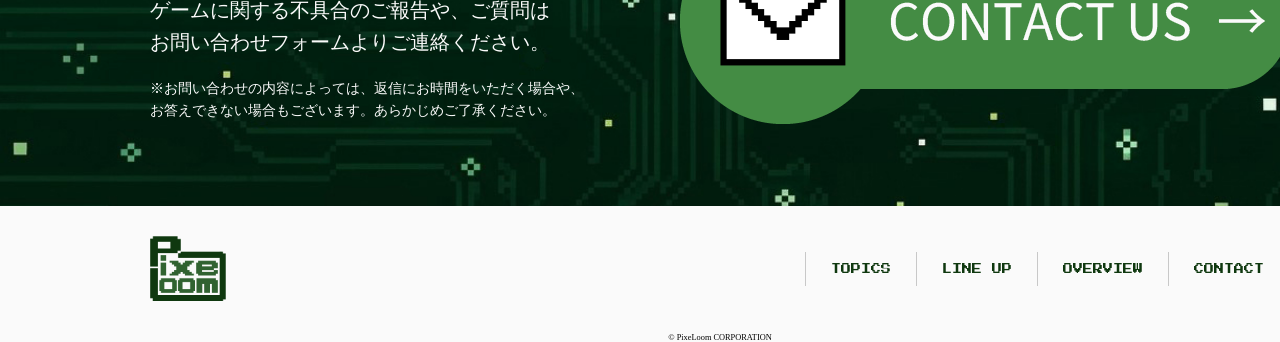
<file: game-02.html>
<!doctype html>
<html>
	<head>
		<meta charset="UTF-8">
		
		<!--タイトルを入力-->
		<title>PixeLoom</title>
		<meta name="description" content="">
		<meta name="viewport" content="width=device-width, initial-scale=1">
		<!--リセットCSS-->
		
		<!--Googleフォント-->
		<link rel="preconnect" href="https://fonts.googleapis.com">
		<link rel="preconnect" href="https://fonts.gstatic.com" crossorigin>
		<link href="https://fonts.googleapis.com/css2?family=Press+Start+2P&display=swap" rel="stylesheet">
		
		<!--オリジナルのCSS-->
		<link rel="stylesheet" href="style.css">
		
		<!--ファビコン-->
		<link rel="icon" href="images/icon.png">
		
	</head>
	<body>
		
		<!--全体の箱-->
		<div class="container" id="top">
			
			<!--ヘッダー部分-->
			<header class="header">
				<div class="logo">
					<a href="index.html#top"><img src="images/logo01.png" alt="株式会社PixeLoom"></a>
				</div>
				<nav class="nav" id="header-nav">
					<ul>
						<li><a href="index.html#topics" class="c-btn">TOPIC</a></li>
						<li><a href="index.html#lineup" class="c-btn">LINE UP</a></li>
						<li><a href="index.html#overview" class="c-btn">OVERVIEW</a></li>
						<li><a href="#contact" class="c-btn">CONTACT</a></li>
					</ul>
				</nav>
				<button class="hamburger" type="button" aria-label="メニューを開く" aria-expanded="false" aria-controls="header-nav"><span></span></button>
			</header>
			
			<!--ゲームページ上部(タイトル〜メイン画像)-->
			<section class="game-top">
				<h2 class="c-title-container game-title">
					<span class="c-main-title">GAME</span>
					<span class="c-title-slash">/</span>
					<span class="c-sub-title">ゲーム</span>
				</h2>
				<!--パンくずリスト-->
				<nav class="breadcrumb" aria-label="パンくずリスト">
					<ol>
						<li><a href="index.html">HOME</a></li>
						<li><a href="index.html#lineup">LINE UP</a></li>
						<li aria-current="page">ELDENRING</li>
					</ol>
				</nav>
				
				<div class="game-inner">
					<p class="c-gamepage-subtitle">ゲームタイトル</p>
					<p class="caption-title">ELDENRING</p>
					<ul class="tag-color">
						<li>Steam</li><li>PS4</li><li>PS5</li><li>Switch2</li><li>Xbox</li>
					</ul>
					<img class="game-main-image" src="images/eldenring.jpg" alt="ELDENRING">
				</div>
			</section>

			<!--ゲーム紹介部分-->
			<section class="game-intro">
				<h3 class="game-intro-title">王となれ。</h3>
				<p class="game-intro-text">黄金の祝福を受けし「狭間の地」。エルデンリングが砕けたことで始まった破砕戦争により、世界は混沌に包まれた。 祝福を失い、追放された「褪せ人（あせびと）」であるあなたの目的は、破片を手に入れたデミゴッドたちを倒し、エルデの王となれ。</p>
				<div class="game-gallery">
					<div class="gallery-stage">
						<img class="gallery-main" id="galleryMain" src="images/ELDENRING-image01.jpg" alt="ELDENRING紹介画像01">
						<img class="gallery-next" id="galleryNext" alt="" aria-hidden="true">
					</div>
					<div class="gallery-thumbs">
						<div class="thumb is-active"><img src="images/ELDENRING-image01.jpg" alt="ELDENRING紹介画像01"></div>
						<div class="thumb"><img src="images/ELDENRING-image10.png" alt="ELDENRING紹介画像02"></div>
						<div class="thumb"><img src="images/ELDENRING-image09.png" alt="ELDENRING紹介画像03"></div>
						<div class="thumb"><img src="images/ELDENRING-image08.jpg" alt="ELDENRING紹介画像04"></div>
						<div class="thumb"><img src="images/ELDENRING-image06.png" alt="ELDENRING紹介画像05"></div>
						<div class="thumb"><img src="images/ELDENRING-image04.png" alt="ELDENRING紹介画像06"></div>
						<div class="thumb"><img src="images/ELDENRING-image07.png" alt="ELDENRING紹介画像07"></div>
					</div>
				</div>
			</section>

			<!--ゲーム仕様部分-->
			<section class="game-spec">
				<h2 class="c-title-container game-title">
					<span class="c-main-title">SPEC</span>
					<span class="c-title-slash">/</span>
					<span class="c-sub-title">ゲーム仕様</span>
				</h2>
			<div class="about-alignment-container">
				<div class="about-item-container">
					<div class="about-item">
						<span class="c-about-title">ゲームタイトル</span>
						<span class="c-about-sentence">ELDENRING</span>
					</div>
					<div class="about-item">
						<span class="c-about-title">ジャンル</span>
						<span class="c-about-sentence">ダークファンタジー / アクションRPG</span>
					</div>
					<div class="about-item">
						<span class="c-about-title">対応機種</span>
						<span class="c-about-sentence">Steam / PS4 / PS5 / Switch2 / Xbox</span>
					</div>
					<div class="about-item">
						<span class="c-about-title">プレイ人数</span>
						<span class="c-about-sentence">1人(オンラインマルチプレイ時：最大4人 / 協力・対戦・敵対など)</span>
					</div>
					<div class="about-item">
						<span class="c-about-title">発売日</span>
						<span class="c-about-sentence">2022年2月25日</span>
					</div>
					<div class="about-item">
						<span class="c-about-title">価格</span>
						<span class="c-about-sentence">9,240円(税込)</span>
					</div>
					<div class="about-item">
						<span class="c-about-title">メーカー</span>
						<span class="c-about-sentence">フロム・ソフトウェア</span>
					</div>
					<div class="about-item">
						<span class="c-about-title">対応言語</span>
						<span class="c-about-sentence">日本語, 英語, 中国語 (簡体字), 中国語 (繁体字), 韓国語, フランス語, イタリア語, ドイツ語, スペイン語, ポルトガル語, ロシア語, タイ語</span>
					</div>
				</div>
			</div>
			</section>

			<!--お問い合わせ部分-->
			<div class="contact-container" id="contact">
				<div class="contact-inner">
					<div class="contact-text-box">
						<h2 class="c-title-container">
							<span class="c-main-title contact-text-g01">CONTACT</span>
							<span class="c-title-slash">/</span>
							<span class="c-sub-title contact-text-g02">お問い合わせ</span>
						</h2>
						<p class="contact-text-w01">ゲームに関する不具合のご報告や、ご質問は<br>お問い合わせフォームよりご連絡ください。</p>
						<p class="contact-text-w02">※お問い合わせの内容によっては、返信にお時間をいただく場合や、<br>お答えできない場合もございます。あらかじめご了承ください。</p>
					</div>
					<div class="contact-btn-box">
						<a href="#" class="contact-btn">
							<img src="images/CONTACT_US.png" alt="CONTACT US">
						</a>
					</div>
				</div>
			</div>
			<!--フッター部分-->
			<footer class="footer">
				<div class="footer-top">
					<div class="logo">
						<a href="index.html#top"><img src="images/logo01.png" alt="株式会社PixeLoom"></a>
					</div>
					<nav class="nav">
						<ul>
							<li><a href="index.html#topics" class="c-btn">TOPICS</a></li>
							<li><a href="index.html#lineup" class="c-btn">LINE UP</a></li>
							<li><a href="index.html#overview" class="c-btn">OVERVIEW</a></li>
							<li><a href="#contact" class="c-btn">CONTACT</a></li>
						</ul>
					</nav>
					<a href="#top" class="totop" aria-label="ページトップへ戻る"></a>
				</div>
				<div class="footer-bottom">
					<div class="copy">
						<small>© PixeLoom CORPORATION</small>
					</div>
				</div>
			</footer>
		</div>

		<script>
			// ===== サムネイルを押すと大きい画像だけふわっと切り替え(クロスフェード) =====
			const galleryMain = document.getElementById('galleryMain');
			const galleryNext = document.getElementById('galleryNext');
			const FADE_TIME = 500;   // フェードの時間(ミリ秒)。CSSの .gallery-next の transition と合わせる
			let changing = false;    // 切り替え中は連打を無視する

			const thumbs = document.querySelectorAll('.gallery-thumbs .thumb');

			thumbs.forEach(thumb => {
				const img = thumb.querySelector('img');
				thumb.addEventListener('click', () => {
					const newSrc = img.getAttribute('src');
					if (changing || galleryMain.getAttribute('src') === newSrc) return;
					changing = true;

					// 選ばれた小さい画像だけ、くっきり表示にする
					thumbs.forEach(t => t.classList.remove('is-active'));
					thumb.classList.add('is-active');

					// 新しい画像を上に重ねて、古い画像の上からふわっと表示する(間が真っ白にならない)
					galleryNext.onload = () => {
						galleryNext.classList.add('is-show');
						setTimeout(() => {
							// 重ねた画像と同じものを下の画像にも入れて、重ねた方を消す
							galleryMain.onload = () => {
								galleryNext.classList.remove('is-show');
								changing = false;
							};
							galleryMain.setAttribute('src', newSrc);
							galleryMain.alt = img.alt;
						}, FADE_TIME);
					};
					galleryNext.setAttribute('src', newSrc);
				});
			});

			// ===== スクロール =====
			const HEADER_OFFSET = 0;       // ヘッダーが固定(fixed/sticky)なら、その高さ(px)を入れる
			const SCROLL_DURATION = 900;   // 移動時間(ミリ秒)。長いほどゆったり
			const SCROLL_DELAY = 120;      // 押してから動き出すまでのラグ(ミリ秒)

			// 始まりと終わりがゆっくりになる動き
			const easeInOutCubic = t =>
				t < 0.5 ? 4 * t * t * t : 1 - Math.pow(-2 * t + 2, 3) / 2;

			document.querySelectorAll('a[href^="#"]').forEach(link => {
				link.addEventListener('click', e => {
					const href = link.getAttribute('href');
					const startY = window.scrollY;
					let endY;

					if (href === '#') {
						// 「#」だけのリンクは、ページの先頭へ
						endY = 0;
					} else {
						const target = document.querySelector(href);
						if (!target) return;
						endY = target.getBoundingClientRect().top + startY - HEADER_OFFSET;
					}
					e.preventDefault();

					// 動きを減らす設定の人は、瞬間移動にする
					const reduce = window.matchMedia('(prefers-reduced-motion: reduce)').matches;
					if (reduce) {
						window.scrollTo(0, endY);
						return;
					}

					let startTime = null;
					function step(now) {
						if (!startTime) startTime = now;
						const progress = Math.min((now - startTime) / SCROLL_DURATION, 1);
						window.scrollTo(0, startY + (endY - startY) * easeInOutCubic(progress));
						if (progress < 1) requestAnimationFrame(step);
					}
					setTimeout(() => requestAnimationFrame(step), SCROLL_DELAY);
				});
			});

			// ===== ページトップへ戻るボタン =====
			const toTop = document.querySelector('.totop');
			const BOTTOM_RANGE = 100;   // ページの一番下まで、あと何px以内で出すか

			function checkBottom() {
				const nearBottom = window.scrollY + window.innerHeight >= document.documentElement.scrollHeight - BOTTOM_RANGE;
				if (nearBottom) {
					toTop.classList.add('is-show');
					window.removeEventListener('scroll', checkBottom);   // 一度出したらその場にとどまる
				}
			}
			window.addEventListener('scroll', checkBottom, { passive: true });
		</script>
		<script src="menu.js"></script>
	</body>
</html>
</file>
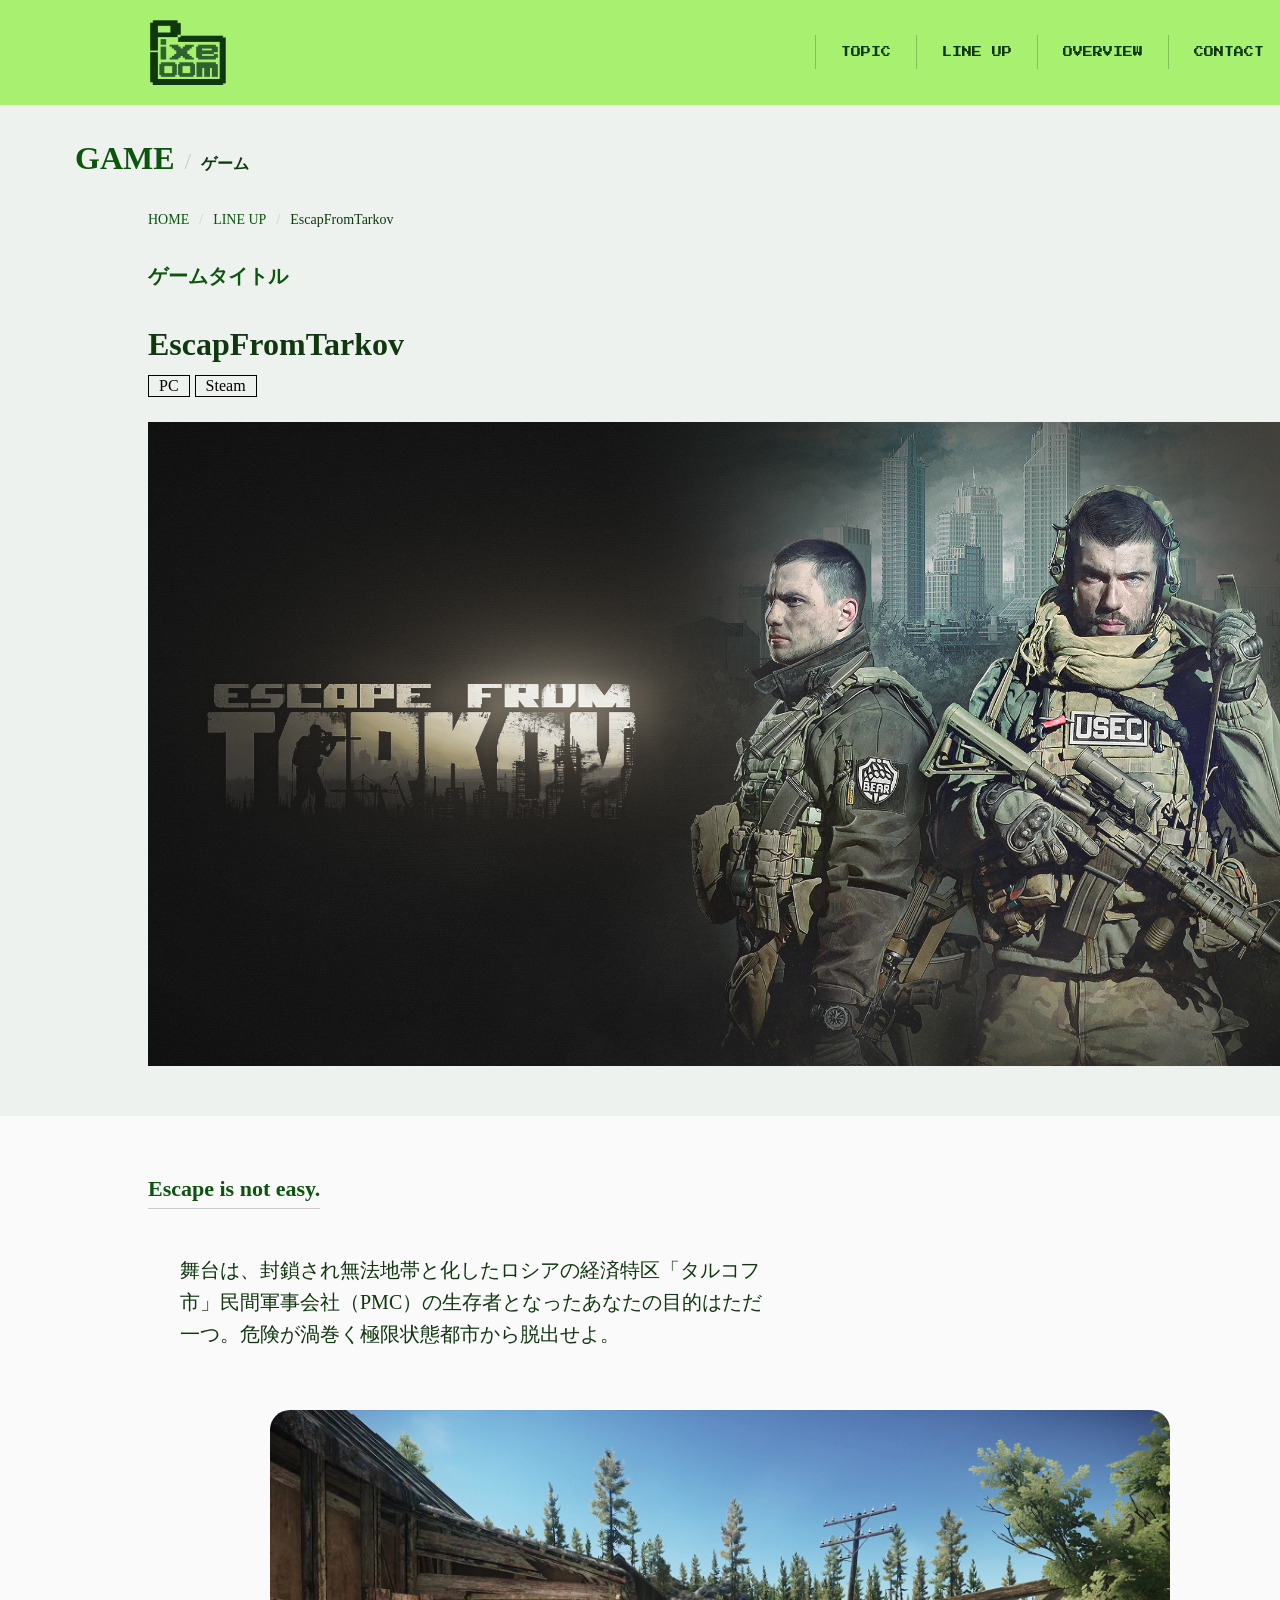
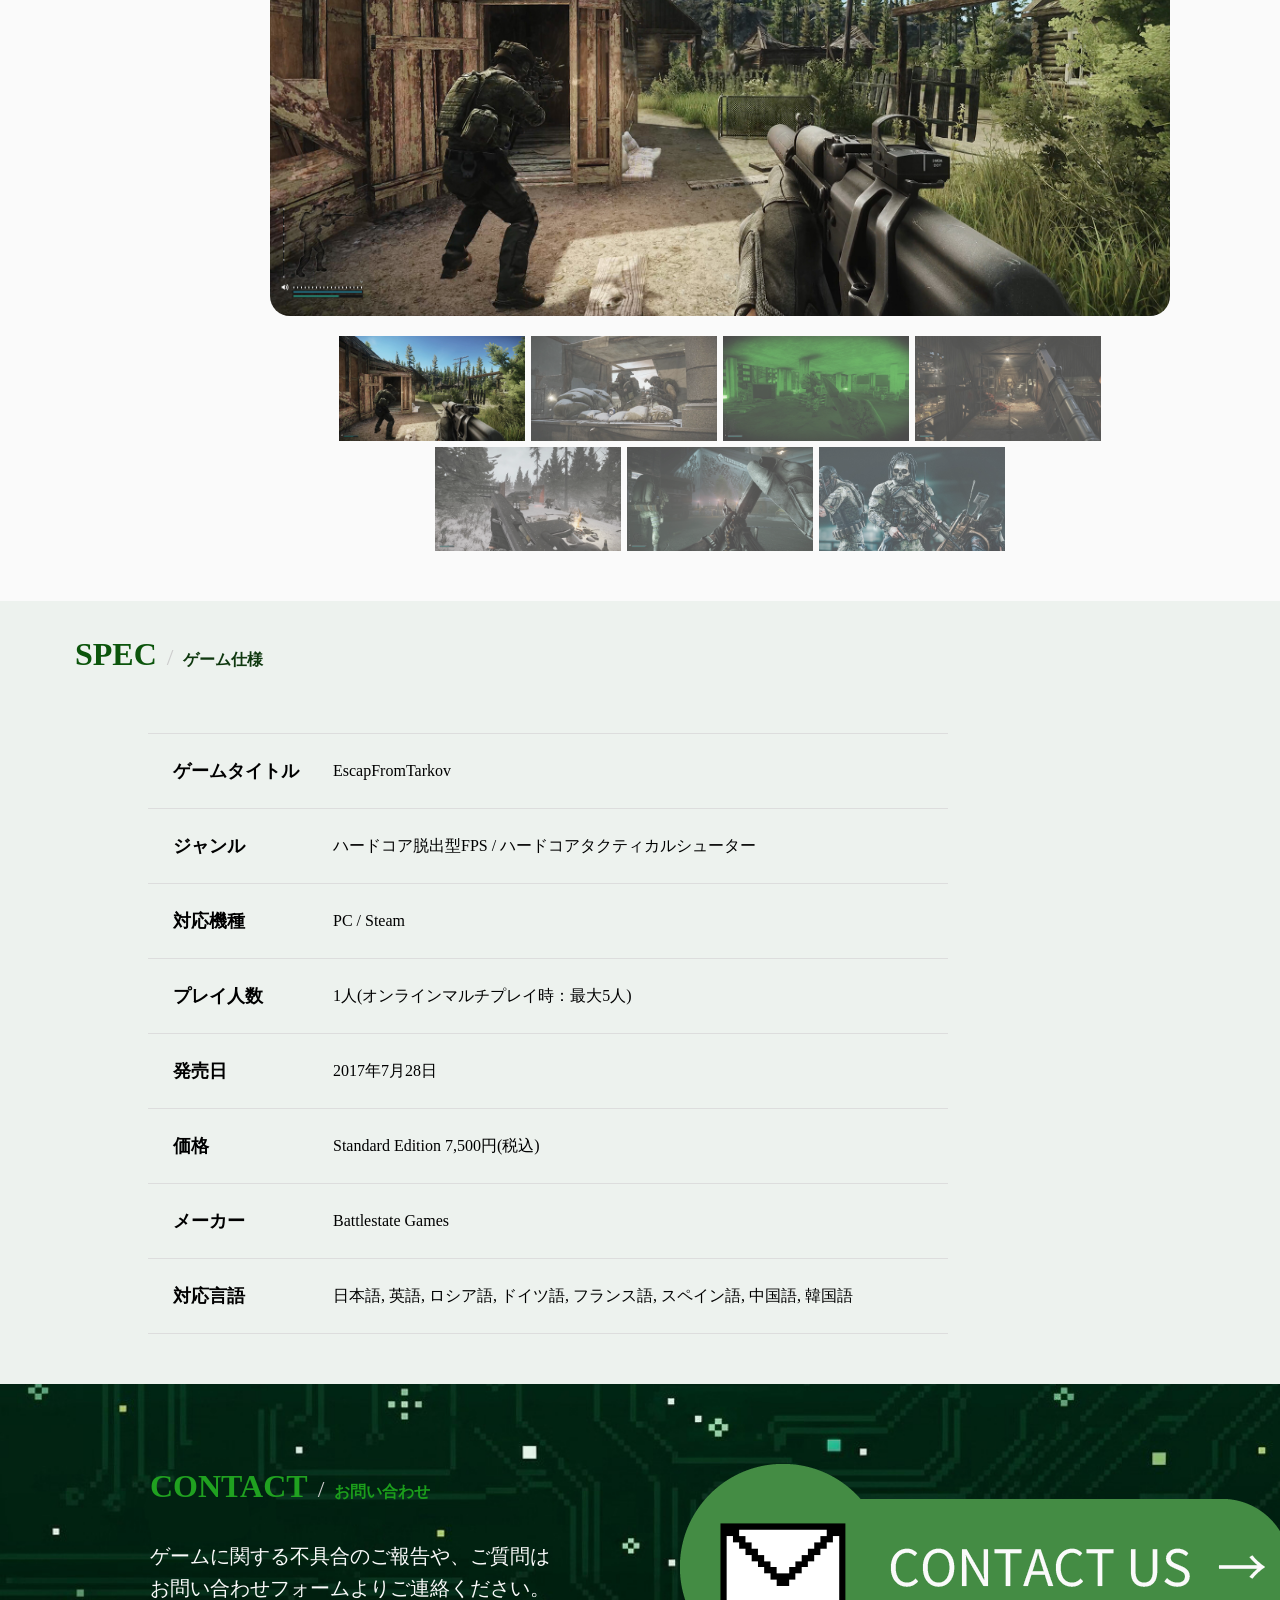
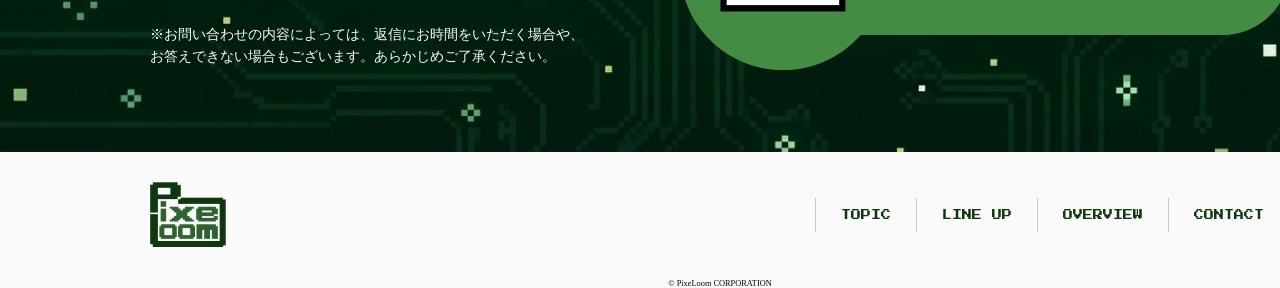
<file: game-03.html>
<!doctype html>
<html>
	<head>
		<meta charset="UTF-8">
		
		<!--タイトルを入力-->
		<title>PixeLoom</title>
		<meta name="description" content="">
		<meta name="viewport" content="width=device-width, initial-scale=1">
		<!--リセットCSS-->
		
		<!--Googleフォント-->
		<link rel="preconnect" href="https://fonts.googleapis.com">
		<link rel="preconnect" href="https://fonts.gstatic.com" crossorigin>
		<link href="https://fonts.googleapis.com/css2?family=Press+Start+2P&display=swap" rel="stylesheet">
		
		<!--オリジナルのCSS-->
		<link rel="stylesheet" href="style.css">
		
		<!--ファビコン-->
		<link rel="icon" href="images/icon.png">
		
	</head>
	<body>
		
		<!--全体の箱-->
		<div class="container" id="top">
			
			<!--ヘッダー部分-->
			<header class="header">
				<div class="logo">
					<a href="index.html#top"><img src="images/logo01.png" alt="株式会社PixeLoom"></a>
				</div>
				<nav class="nav" id="header-nav">
					<ul>
						<li><a href="index.html#topics" class="c-btn">TOPIC</a></li>
						<li><a href="index.html#lineup" class="c-btn">LINE UP</a></li>
						<li><a href="index.html#overview" class="c-btn">OVERVIEW</a></li>
						<li><a href="#contact" class="c-btn">CONTACT</a></li>
					</ul>
				</nav>
				<button class="hamburger" type="button" aria-label="メニューを開く" aria-expanded="false" aria-controls="header-nav"><span></span></button>
			</header>
			
			<!--ゲームページ上部(タイトル〜メイン画像)-->
			<section class="game-top">
				<h2 class="c-title-container game-title">
					<span class="c-main-title">GAME</span>
					<span class="c-title-slash">/</span>
					<span class="c-sub-title">ゲーム</span>
				</h2>
				<!--パンくずリスト-->
				<nav class="breadcrumb" aria-label="パンくずリスト">
					<ol>
						<li><a href="index.html">HOME</a></li>
						<li><a href="index.html#lineup">LINE UP</a></li>
						<li aria-current="page">EscapFromTarkov</li>
					</ol>
				</nav>
				
				<div class="game-inner">
					<p class="c-gamepage-subtitle">ゲームタイトル</p>
					<p class="caption-title">EscapFromTarkov</p>
					<ul class="tag-color">
						<li>PC</li><li>Steam</li>
					</ul>
					<img class="game-main-image" src="images/EFT.jpg" alt="EscapFromTarkov">
				</div>
			</section>

			<!--ゲーム紹介部分-->
			<section class="game-intro">
				<h3 class="game-intro-title">Escape is not easy.</h3>
				<p class="game-intro-text">舞台は、封鎖され無法地帯と化したロシアの経済特区「タルコフ市」民間軍事会社（PMC）の生存者となったあなたの目的はただ一つ。危険が渦巻く極限状態都市から脱出せよ。</p>
				<div class="game-gallery">
					<div class="gallery-stage">
						<img class="gallery-main" id="galleryMain" src="images/EFT-image01.jpg" alt="EscapFromTarkov01">
						<img class="gallery-next" id="galleryNext" alt="" aria-hidden="true">
					</div>
					<div class="gallery-thumbs">
						<div class="thumb is-active"><img src="images/EFT-image01.jpg" alt="EscapFromTarkov01"></div>
						<div class="thumb"><img src="images/EFT-image08.jpg" alt="EscapFromTarkov02"></div>
						<div class="thumb"><img src="images/EFT-image02.jpg" alt="EscapFromTarkov03"></div>
						<div class="thumb"><img src="images/EFT-image06.jpg" alt="EscapFromTarkov04"></div>
						<div class="thumb"><img src="images/EFT-image05.jpg" alt="EscapFromTarkov05"></div>
						<div class="thumb"><img src="images/EFT-image04.jpg" alt="EscapFromTarkov06"></div>
						<div class="thumb"><img src="images/EFT-image11.jpg" alt="EscapFromTarkov07"></div>
					</div>
				</div>
			</section>

			<!--ゲーム仕様部分-->
			<section class="game-spec">
				<h2 class="c-title-container game-title">
					<span class="c-main-title">SPEC</span>
					<span class="c-title-slash">/</span>
					<span class="c-sub-title">ゲーム仕様</span>
				</h2>
			<div class="about-alignment-container">
				<div class="about-item-container">
					<div class="about-item">
						<span class="c-about-title">ゲームタイトル</span>
						<span class="c-about-sentence">EscapFromTarkov</span>
					</div>
					<div class="about-item">
						<span class="c-about-title">ジャンル</span>
						<span class="c-about-sentence">ハードコア脱出型FPS / ハードコアタクティカルシューター</span>
					</div>
					<div class="about-item">
						<span class="c-about-title">対応機種</span>
						<span class="c-about-sentence">PC / Steam</span>
					</div>
					<div class="about-item">
						<span class="c-about-title">プレイ人数</span>
						<span class="c-about-sentence">1人(オンラインマルチプレイ時：最大5人)</span>
					</div>
					<div class="about-item">
						<span class="c-about-title">発売日</span>
						<span class="c-about-sentence">2017年7月28日</span>
					</div>
					<div class="about-item">
						<span class="c-about-title">価格</span>
						<span class="c-about-sentence">Standard Edition 7,500円(税込)</span>
					</div>
					<div class="about-item">
						<span class="c-about-title">メーカー</span>
						<span class="c-about-sentence">Battlestate Games</span>
					</div>
					<div class="about-item">
						<span class="c-about-title">対応言語</span>
						<span class="c-about-sentence">日本語, 英語, ロシア語, ドイツ語, フランス語, スペイン語, 中国語, 韓国語</span>
					</div>
				</div>
			</div>
			</section>

			<!--お問い合わせ部分-->
			<div class="contact-container" id="contact">
				<div class="contact-inner">
					<div class="contact-text-box">
						<h2 class="c-title-container">
							<span class="c-main-title contact-text-g01">CONTACT</span>
							<span class="c-title-slash">/</span>
							<span class="c-sub-title contact-text-g02">お問い合わせ</span>
						</h2>
						<p class="contact-text-w01">ゲームに関する不具合のご報告や、ご質問は<br>お問い合わせフォームよりご連絡ください。</p>
						<p class="contact-text-w02">※お問い合わせの内容によっては、返信にお時間をいただく場合や、<br>お答えできない場合もございます。あらかじめご了承ください。</p>
					</div>
					<div class="contact-btn-box">
						<a href="#" class="contact-btn">
							<img src="images/CONTACT_US.png" alt="CONTACT US">
						</a>
					</div>
				</div>
			</div>
			<!--フッター部分-->
			<footer class="footer">
				<div class="footer-top">
					<div class="logo">
						<a href="index.html#top"><img src="images/logo01.png" alt="株式会社PixeLoom"></a>
					</div>
					<nav class="nav">
						<ul>
							<li><a href="index.html#topics" class="c-btn">TOPIC</a></li>
							<li><a href="index.html#lineup" class="c-btn">LINE UP</a></li>
							<li><a href="index.html#overview" class="c-btn">OVERVIEW</a></li>
							<li><a href="#contact" class="c-btn">CONTACT</a></li>
						</ul>
					</nav>
					<a href="#top" class="totop" aria-label="ページトップへ戻る"></a>
				</div>
				<div class="footer-bottom">
					<div class="copy">
						<small>© PixeLoom CORPORATION</small>
					</div>
				</div>
			</footer>
		</div>

		<script>
			// ===== サムネイルを押すと大きい画像だけふわっと切り替え(クロスフェード) =====
			const galleryMain = document.getElementById('galleryMain');
			const galleryNext = document.getElementById('galleryNext');
			const FADE_TIME = 500;   // フェードの時間(ミリ秒)。CSSの .gallery-next の transition と合わせる
			let changing = false;    // 切り替え中は連打を無視する

			const thumbs = document.querySelectorAll('.gallery-thumbs .thumb');

			thumbs.forEach(thumb => {
				const img = thumb.querySelector('img');
				thumb.addEventListener('click', () => {
					const newSrc = img.getAttribute('src');
					if (changing || galleryMain.getAttribute('src') === newSrc) return;
					changing = true;

					// 選ばれた小さい画像だけ、くっきり表示にする
					thumbs.forEach(t => t.classList.remove('is-active'));
					thumb.classList.add('is-active');

					// 新しい画像を上に重ねて、古い画像の上からふわっと表示する(間が真っ白にならない)
					galleryNext.onload = () => {
						galleryNext.classList.add('is-show');
						setTimeout(() => {
							// 重ねた画像と同じものを下の画像にも入れて、重ねた方を消す
							galleryMain.onload = () => {
								galleryNext.classList.remove('is-show');
								changing = false;
							};
							galleryMain.setAttribute('src', newSrc);
							galleryMain.alt = img.alt;
						}, FADE_TIME);
					};
					galleryNext.setAttribute('src', newSrc);
				});
			});

			// ===== ぬるっとスクロール =====
			const HEADER_OFFSET = 0;       // ヘッダーが固定(fixed/sticky)なら、その高さ(px)を入れる
			const SCROLL_DURATION = 900;   // 移動時間(ミリ秒)。長いほどゆったり
			const SCROLL_DELAY = 120;      // 押してから動き出すまでのラグ(ミリ秒)

			// 始まりと終わりがゆっくりになる動き
			const easeInOutCubic = t =>
				t < 0.5 ? 4 * t * t * t : 1 - Math.pow(-2 * t + 2, 3) / 2;

			document.querySelectorAll('a[href^="#"]').forEach(link => {
				link.addEventListener('click', e => {
					const href = link.getAttribute('href');
					const startY = window.scrollY;
					let endY;

					if (href === '#') {
						// 「#」だけのリンクは、ページの先頭へ
						endY = 0;
					} else {
						const target = document.querySelector(href);
						if (!target) return;
						endY = target.getBoundingClientRect().top + startY - HEADER_OFFSET;
					}
					e.preventDefault();

					// 動きを減らす設定の人は、瞬間移動にする
					const reduce = window.matchMedia('(prefers-reduced-motion: reduce)').matches;
					if (reduce) {
						window.scrollTo(0, endY);
						return;
					}

					let startTime = null;
					function step(now) {
						if (!startTime) startTime = now;
						const progress = Math.min((now - startTime) / SCROLL_DURATION, 1);
						window.scrollTo(0, startY + (endY - startY) * easeInOutCubic(progress));
						if (progress < 1) requestAnimationFrame(step);
					}
					setTimeout(() => requestAnimationFrame(step), SCROLL_DELAY);
				});
			});

			// ===== ページトップへ戻るボタン =====
			const toTop = document.querySelector('.totop');
			const BOTTOM_RANGE = 100;   // ページの一番下まで、あと何px以内で出すか

			function checkBottom() {
				const nearBottom = window.scrollY + window.innerHeight >= document.documentElement.scrollHeight - BOTTOM_RANGE;
				if (nearBottom) {
					toTop.classList.add('is-show');
					window.removeEventListener('scroll', checkBottom);   // 一度出したらその場にとどまる
				}
			}
			window.addEventListener('scroll', checkBottom, { passive: true });
		</script>
		<script src="menu.js"></script>
	</body>
</html>
</file>
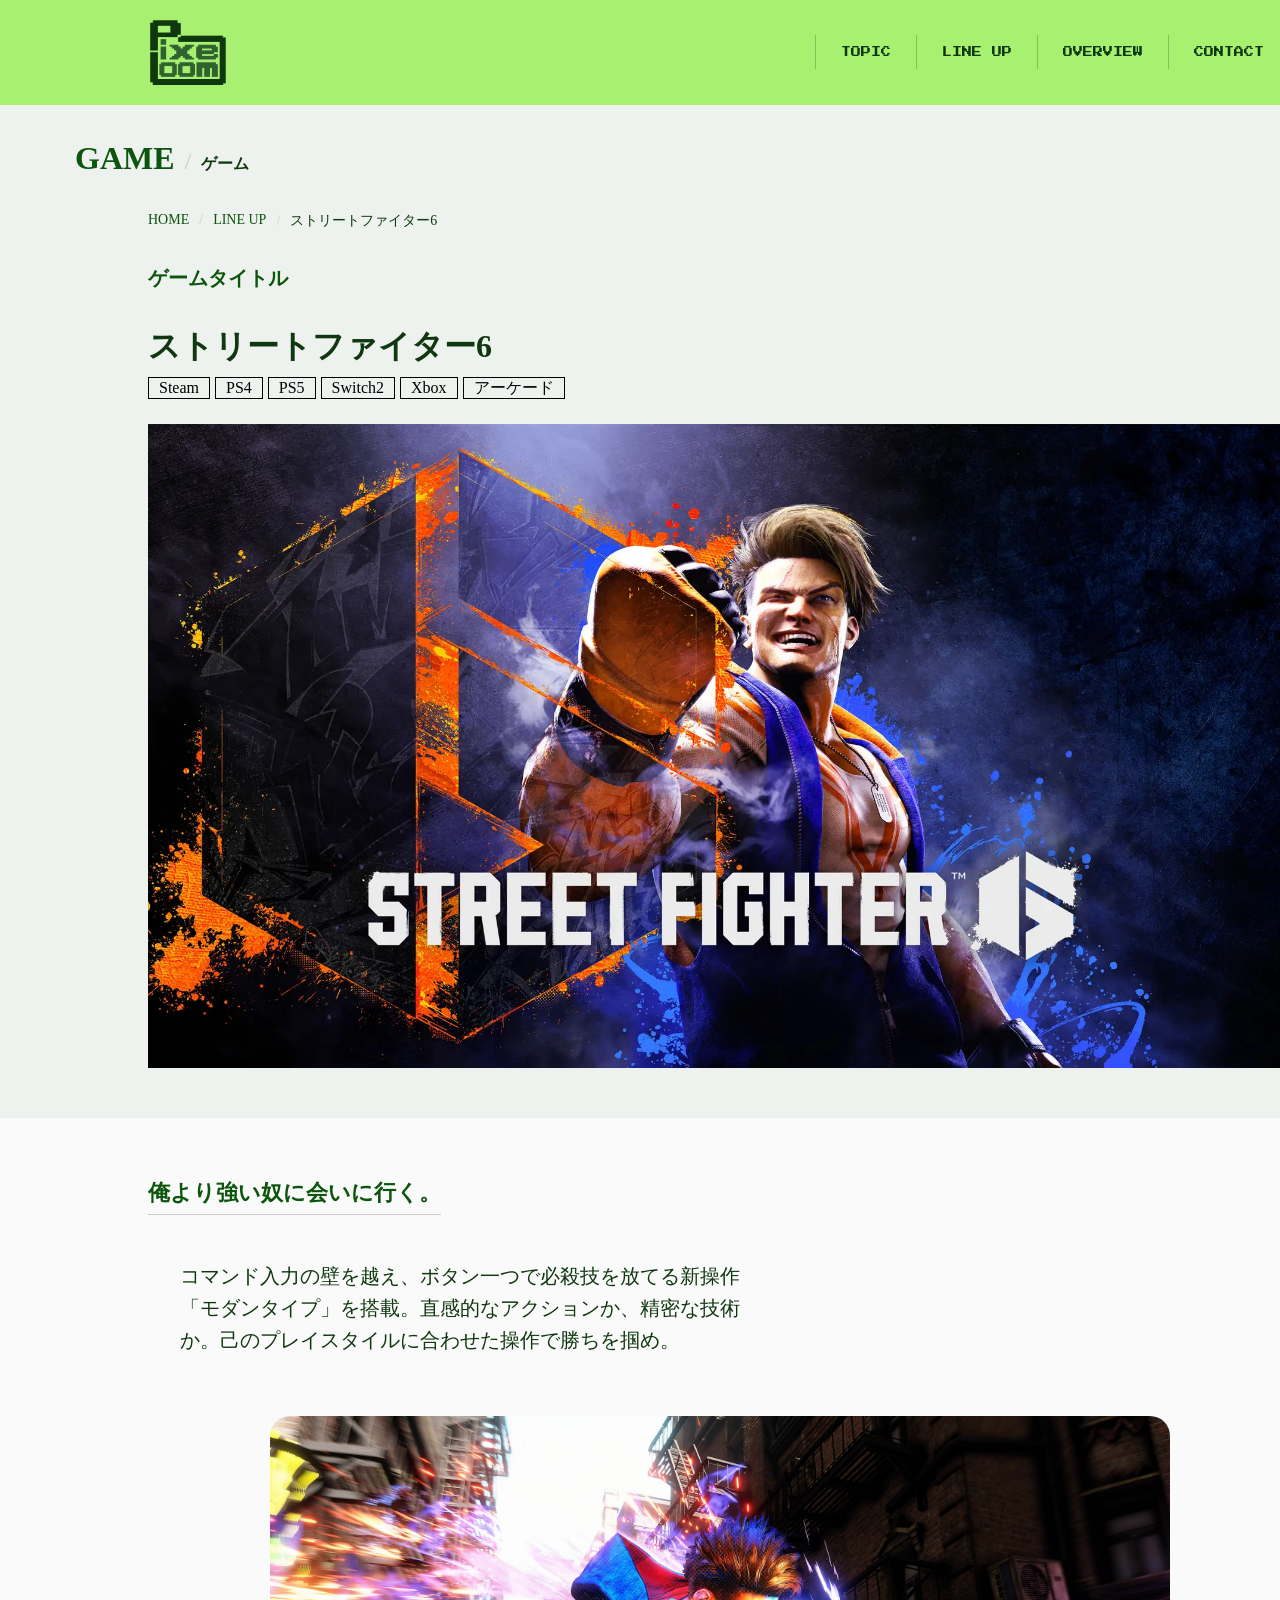
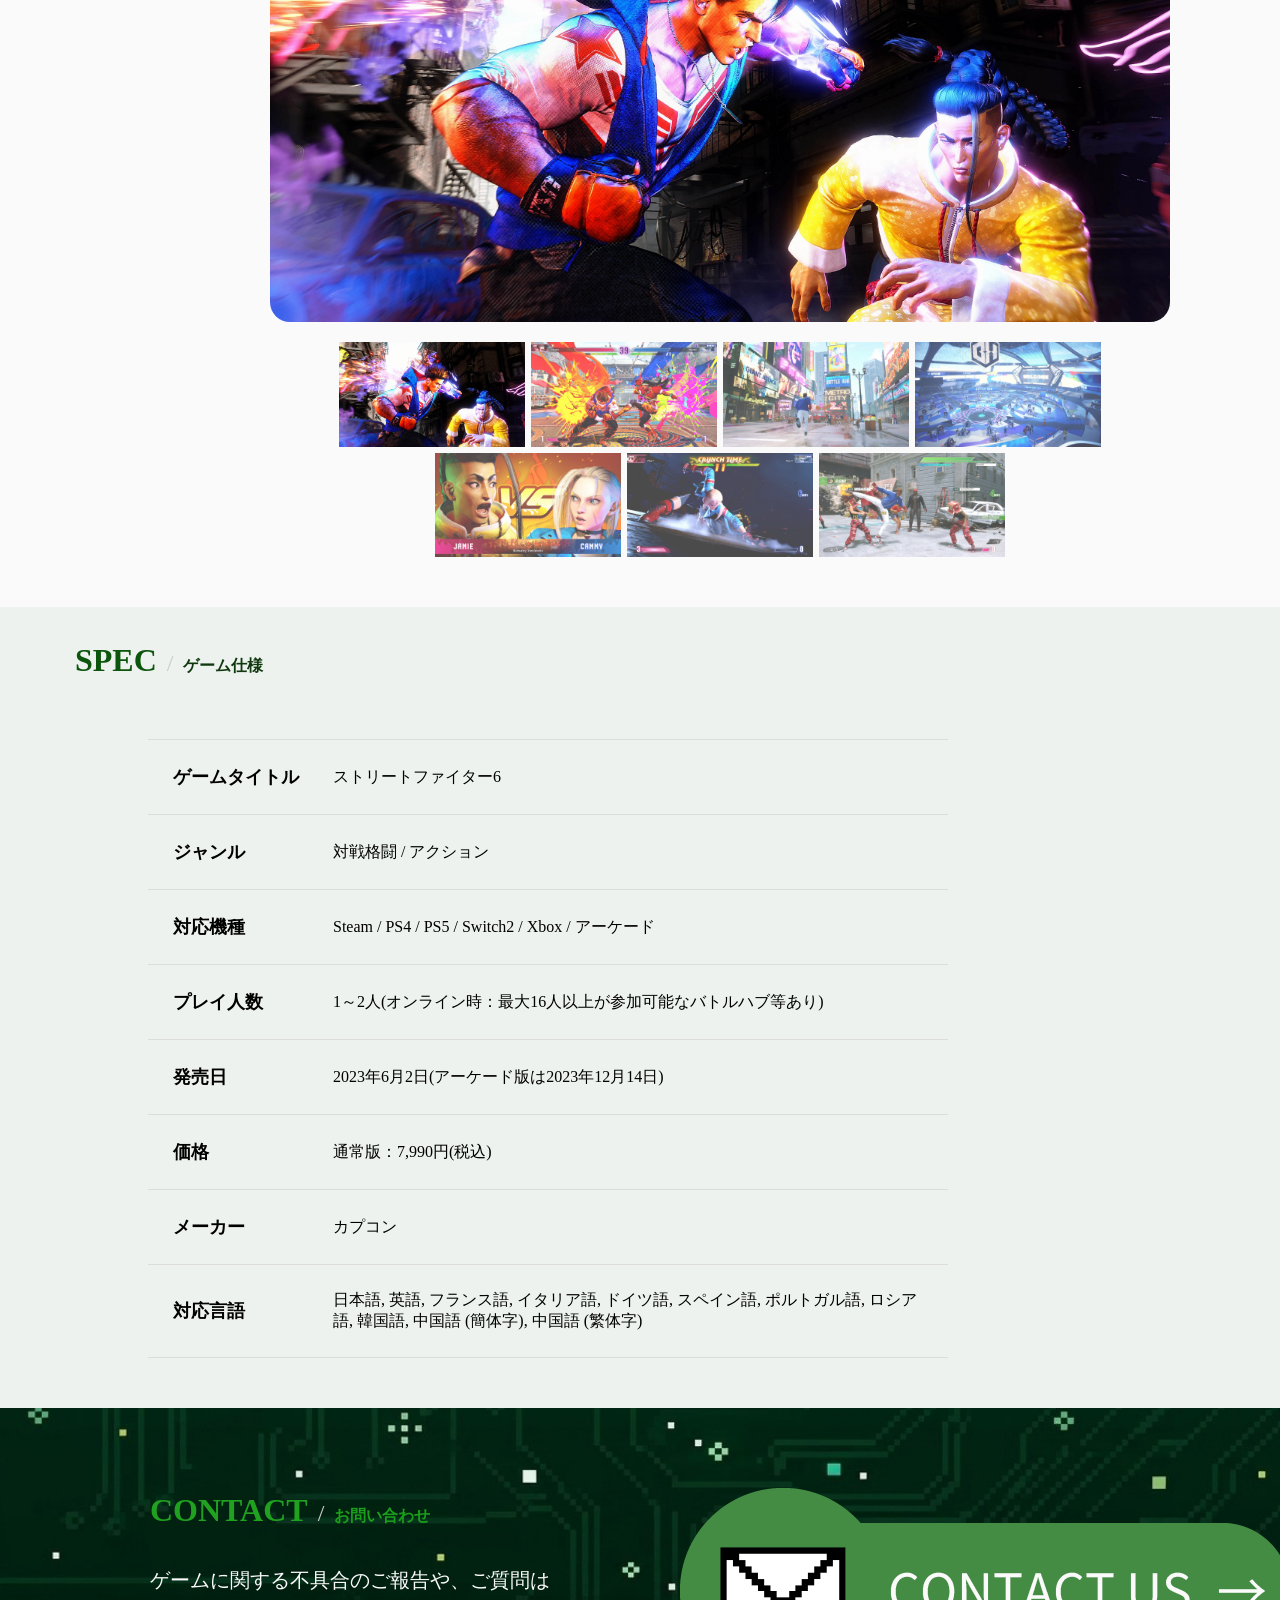
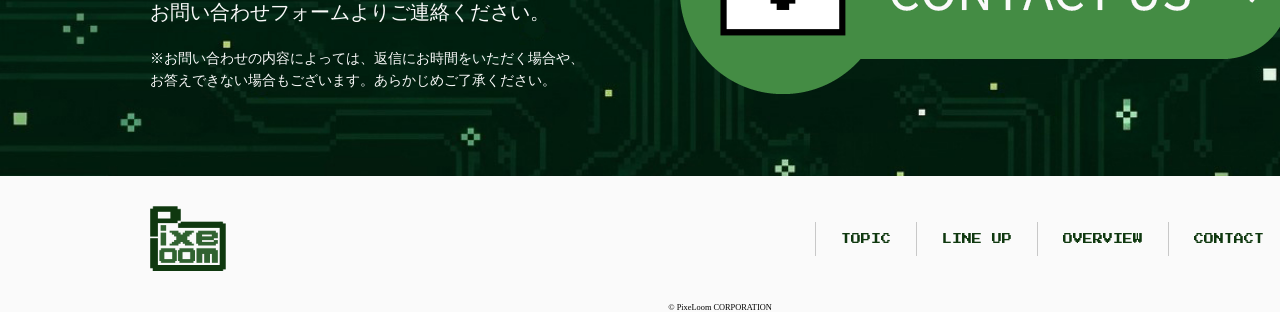
<file: game-04.html>
<!doctype html>
<html>
	<head>
		<meta charset="UTF-8">
		
		<!--タイトルを入力-->
		<title>PixeLoom</title>
		<meta name="description" content="">
		<meta name="viewport" content="width=device-width, initial-scale=1">
		<!--リセットCSS-->
		
		<!--Googleフォント-->
		<link rel="preconnect" href="https://fonts.googleapis.com">
		<link rel="preconnect" href="https://fonts.gstatic.com" crossorigin>
		<link href="https://fonts.googleapis.com/css2?family=Press+Start+2P&display=swap" rel="stylesheet">
		
		<!--オリジナルのCSS-->
		<link rel="stylesheet" href="style.css">
		
		<!--ファビコン-->
		<link rel="icon" href="images/icon.png">
	</head>
	<body>
		
		<!--全体の箱-->
		<div class="container" id="top">
			
			<!--ヘッダー部分-->
			<header class="header">
				<div class="logo">
					<a href="index.html#top"><img src="images/logo01.png" alt="株式会社PixeLoom"></a>
				</div>
				<nav class="nav" id="header-nav">
					<ul>
						<li><a href="index.html#topics" class="c-btn">TOPIC</a></li>
						<li><a href="index.html#lineup" class="c-btn">LINE UP</a></li>
						<li><a href="index.html#overview" class="c-btn">OVERVIEW</a></li>
						<li><a href="#contact" class="c-btn">CONTACT</a></li>
					</ul>
				</nav>
				<button class="hamburger" type="button" aria-label="メニューを開く" aria-expanded="false" aria-controls="header-nav"><span></span></button>
			</header>
			
			<!--ゲームページ上部(タイトル〜メイン画像)-->
			<section class="game-top">
				<h2 class="c-title-container game-title">
					<span class="c-main-title">GAME</span>
					<span class="c-title-slash">/</span>
					<span class="c-sub-title">ゲーム</span>
				</h2>
				<!--パンくずリスト-->
				<nav class="breadcrumb" aria-label="パンくずリスト">
					<ol>
						<li><a href="index.html">HOME</a></li>
						<li><a href="index.html#lineup">LINE UP</a></li>
						<li aria-current="page">ストリートファイター6</li>
					</ol>
				</nav>
				
				<div class="game-inner">
					<p class="c-gamepage-subtitle">ゲームタイトル</p>
					<p class="caption-title">ストリートファイター6</p>
					<ul class="tag-color">
						<li>Steam</li><li>PS4</li><li>PS5</li><li>Switch2</li><li>Xbox</li><li>アーケード</li>
					</ul>
					<img class="game-main-image" src="images/SF6-image01.png" alt="ストリートファイター6">
				</div>
			</section>

			<!--ゲーム紹介部分-->
			<section class="game-intro">
				<h3 class="game-intro-title">俺より強い奴に会いに行く。</h3>
				<p class="game-intro-text">コマンド入力の壁を越え、ボタン一つで必殺技を放てる新操作「モダンタイプ」を搭載。直感的なアクションか、精密な技術か。己のプレイスタイルに合わせた操作で勝ちを掴め。</p>
				<div class="game-gallery">
					<div class="gallery-stage">
						<img class="gallery-main" id="galleryMain" src="images/SF6-image08.png" alt="ストリートファイター6紹介画像01">
						<img class="gallery-next" id="galleryNext" alt="" aria-hidden="true">
					</div>
					<div class="gallery-thumbs">
						<div class="thumb is-active"><img src="images/SF6-image08.png" alt="ストリートファイター6紹介画像01"></div>
						<div class="thumb"><img src="images/SF6-image02.png" alt="ストリートファイター6紹介画像02"></div>
						<div class="thumb"><img src="images/SF6-image03.png" alt="ストリートファイター6紹介画像03"></div>
						<div class="thumb"><img src="images/SF6-image04.png" alt="ストリートファイター6紹介画像04"></div>
						<div class="thumb"><img src="images/SF6-image05.png" alt="ストリートファイター6紹介画像05"></div>
						<div class="thumb"><img src="images/SF6-image06.png" alt="ストリートファイター6紹介画像06"></div>
						<div class="thumb"><img src="images/SF6-image07.png" alt="ストリートファイター6紹介画像07"></div>
					</div>
				</div>
			</section>

			<!--ゲーム仕様部分-->
			<section class="game-spec">
				<h2 class="c-title-container game-title">
					<span class="c-main-title">SPEC</span>
					<span class="c-title-slash">/</span>
					<span class="c-sub-title">ゲーム仕様</span>
				</h2>
			<div class="about-alignment-container">
				<div class="about-item-container">
					<div class="about-item">
						<span class="c-about-title">ゲームタイトル</span>
						<span class="c-about-sentence">ストリートファイター6</span>
					</div>
					<div class="about-item">
						<span class="c-about-title">ジャンル</span>
						<span class="c-about-sentence">対戦格闘 / アクション</span>
					</div>
					<div class="about-item">
						<span class="c-about-title">対応機種</span>
						<span class="c-about-sentence">Steam / PS4 / PS5 / Switch2 / Xbox / アーケード</span>
					</div>
					<div class="about-item">
						<span class="c-about-title">プレイ人数</span>
						<span class="c-about-sentence">1～2人(オンライン時：最大16人以上が参加可能なバトルハブ等あり)</span>
					</div>
					<div class="about-item">
						<span class="c-about-title">発売日</span>
						<span class="c-about-sentence">2023年6月2日(アーケード版は2023年12月14日)</span>
					</div>
					<div class="about-item">
						<span class="c-about-title">価格</span>
						<span class="c-about-sentence">通常版：7,990円(税込)</span>
					</div>
					<div class="about-item">
						<span class="c-about-title">メーカー</span>
						<span class="c-about-sentence">カプコン</span>
					</div>
					<div class="about-item">
						<span class="c-about-title">対応言語</span>
						<span class="c-about-sentence">日本語, 英語, フランス語, イタリア語, ドイツ語, スペイン語, ポルトガル語, ロシア語, 韓国語, 中国語 (簡体字), 中国語 (繁体字)</span>
					</div>
				</div>
			</div>
			</section>

			<!--お問い合わせ部分-->
			<div class="contact-container" id="contact">
				<div class="contact-inner">
					<div class="contact-text-box">
						<h2 class="c-title-container">
							<span class="c-main-title contact-text-g01">CONTACT</span>
							<span class="c-title-slash">/</span>
							<span class="c-sub-title contact-text-g02">お問い合わせ</span>
						</h2>
						<p class="contact-text-w01">ゲームに関する不具合のご報告や、ご質問は<br>お問い合わせフォームよりご連絡ください。</p>
						<p class="contact-text-w02">※お問い合わせの内容によっては、返信にお時間をいただく場合や、<br>お答えできない場合もございます。あらかじめご了承ください。</p>
					</div>
					<div class="contact-btn-box">
						<a href="#" class="contact-btn">
							<img src="images/CONTACT_US.png" alt="CONTACT US">
						</a>
					</div>
				</div>
			</div>
			<!--フッター部分-->
			<footer class="footer">
				<div class="footer-top">
					<div class="logo">
						<a href="index.html#top"><img src="images/logo01.png" alt="株式会社PixeLoom"></a>
					</div>
					<nav class="nav">
						<ul>
							<li><a href="index.html#topics" class="c-btn">TOPIC</a></li>
							<li><a href="index.html#lineup" class="c-btn">LINE UP</a></li>
							<li><a href="index.html#overview" class="c-btn">OVERVIEW</a></li>
							<li><a href="#contact" class="c-btn">CONTACT</a></li>
						</ul>
					</nav>
					<a href="#top" class="totop" aria-label="ページトップへ戻る"></a>
				</div>
				<div class="footer-bottom">
					<div class="copy">
						<small>© PixeLoom CORPORATION</small>
					</div>
				</div>
			</footer>
		</div>

		<script>
			// ===== サムネイルを押すと大きい画像だけふわっと切り替え(クロスフェード) =====
			const galleryMain = document.getElementById('galleryMain');
			const galleryNext = document.getElementById('galleryNext');
			const FADE_TIME = 500;   // フェードの時間(ミリ秒)。CSSの .gallery-next の transition と合わせる
			let changing = false;    // 切り替え中は連打を無視する

			const thumbs = document.querySelectorAll('.gallery-thumbs .thumb');

			thumbs.forEach(thumb => {
				const img = thumb.querySelector('img');
				thumb.addEventListener('click', () => {
					const newSrc = img.getAttribute('src');
					if (changing || galleryMain.getAttribute('src') === newSrc) return;
					changing = true;

					// 選ばれた小さい画像だけ、くっきり表示にする
					thumbs.forEach(t => t.classList.remove('is-active'));
					thumb.classList.add('is-active');

					// 新しい画像を上に重ねて、古い画像の上からふわっと表示する(間が真っ白にならない)
					galleryNext.onload = () => {
						galleryNext.classList.add('is-show');
						setTimeout(() => {
							// 重ねた画像と同じものを下の画像にも入れて、重ねた方を消す
							galleryMain.onload = () => {
								galleryNext.classList.remove('is-show');
								changing = false;
							};
							galleryMain.setAttribute('src', newSrc);
							galleryMain.alt = img.alt;
						}, FADE_TIME);
					};
					galleryNext.setAttribute('src', newSrc);
				});
			});

			// ===== ぬるっとスクロール =====
			const HEADER_OFFSET = 0;       // ヘッダーが固定(fixed/sticky)なら、その高さ(px)を入れる
			const SCROLL_DURATION = 900;   // 移動時間(ミリ秒)。長いほどゆったり
			const SCROLL_DELAY = 120;      // 押してから動き出すまでのラグ(ミリ秒)

			// 始まりと終わりがゆっくりになる動き
			const easeInOutCubic = t =>
				t < 0.5 ? 4 * t * t * t : 1 - Math.pow(-2 * t + 2, 3) / 2;

			document.querySelectorAll('a[href^="#"]').forEach(link => {
				link.addEventListener('click', e => {
					const href = link.getAttribute('href');
					const startY = window.scrollY;
					let endY;

					if (href === '#') {
						// 「#」だけのリンクは、ページの先頭へ
						endY = 0;
					} else {
						const target = document.querySelector(href);
						if (!target) return;
						endY = target.getBoundingClientRect().top + startY - HEADER_OFFSET;
					}
					e.preventDefault();

					// 動きを減らす設定の人は、瞬間移動にする
					const reduce = window.matchMedia('(prefers-reduced-motion: reduce)').matches;
					if (reduce) {
						window.scrollTo(0, endY);
						return;
					}

					let startTime = null;
					function step(now) {
						if (!startTime) startTime = now;
						const progress = Math.min((now - startTime) / SCROLL_DURATION, 1);
						window.scrollTo(0, startY + (endY - startY) * easeInOutCubic(progress));
						if (progress < 1) requestAnimationFrame(step);
					}
					setTimeout(() => requestAnimationFrame(step), SCROLL_DELAY);
				});
			});

			// ===== ページトップへ戻るボタン =====
			const toTop = document.querySelector('.totop');
			const BOTTOM_RANGE = 100;   // ページの一番下まで、あと何px以内で出すか

			function checkBottom() {
				const nearBottom = window.scrollY + window.innerHeight >= document.documentElement.scrollHeight - BOTTOM_RANGE;
				if (nearBottom) {
					toTop.classList.add('is-show');
					window.removeEventListener('scroll', checkBottom);   // 一度出したらその場にとどまる
				}
			}
			window.addEventListener('scroll', checkBottom, { passive: true });
		</script>
		<script src="menu.js"></script>
	</body>
</html>
</file>
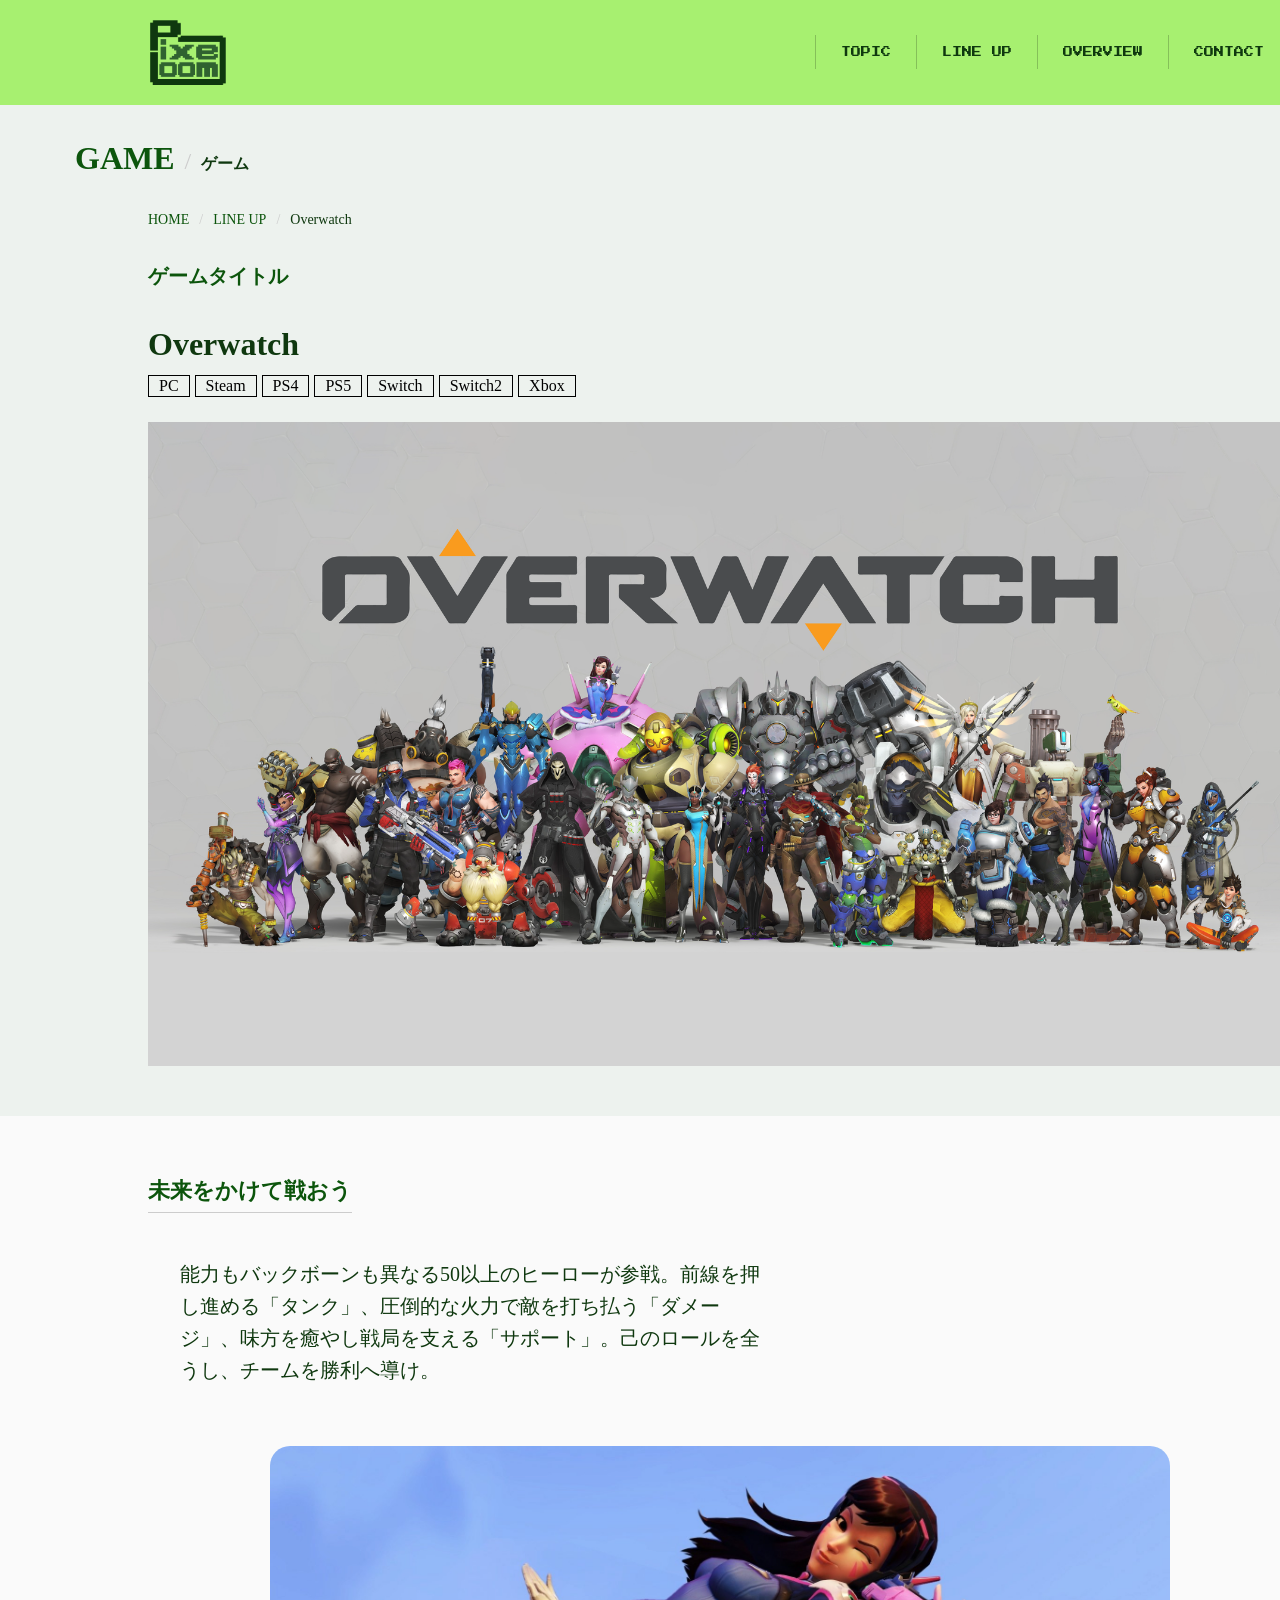
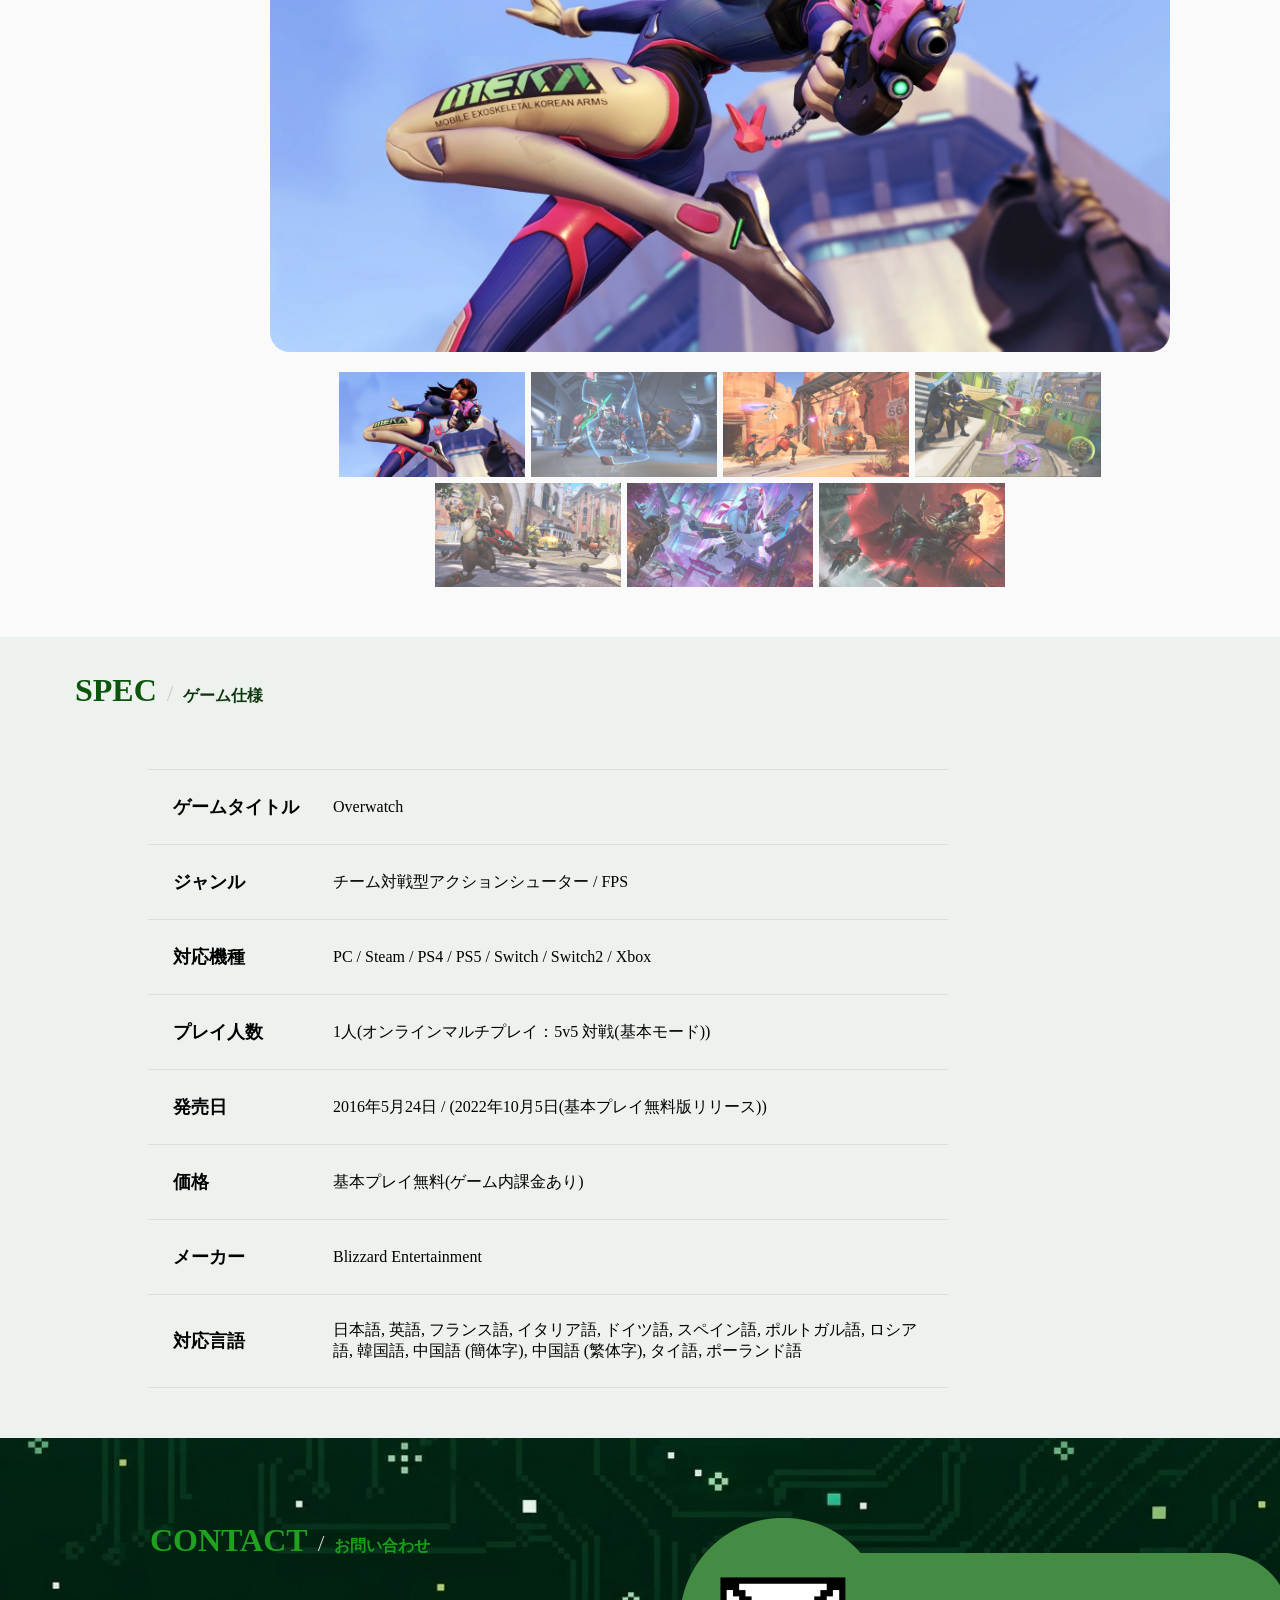
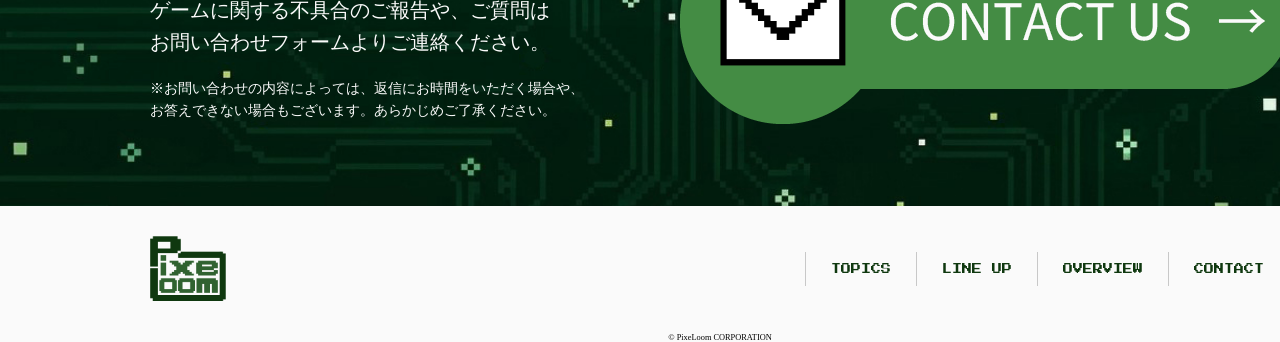
<file: game-05.html>
<!doctype html>
<html>
	<head>
		<meta charset="UTF-8">
		
		<!--タイトルを入力-->
		<title>PixeLoom</title>
		<meta name="description" content="">
		<meta name="viewport" content="width=device-width, initial-scale=1">
		<!--リセットCSS-->
		
		<!--Googleフォント-->
		<link rel="preconnect" href="https://fonts.googleapis.com">
		<link rel="preconnect" href="https://fonts.gstatic.com" crossorigin>
		<link href="https://fonts.googleapis.com/css2?family=Press+Start+2P&display=swap" rel="stylesheet">
		
		<!--オリジナルのCSS-->
		<link rel="stylesheet" href="style.css">
		
		<!--ファビコン-->
		<link rel="icon" href="images/icon.png">
		
	</head>
	<body>
		
		<!--全体の箱-->
		<div class="container" id="top">
			
			<!--ヘッダー部分-->
			<header class="header">
				<div class="logo">
					<a href="index.html#top"><img src="images/logo01.png" alt="株式会社PixeLoom"></a>
				</div>
				<nav class="nav" id="header-nav">
					<ul>
						<li><a href="index.html#topics" class="c-btn">TOPIC</a></li>
						<li><a href="index.html#lineup" class="c-btn">LINE UP</a></li>
						<li><a href="index.html#overview" class="c-btn">OVERVIEW</a></li>
						<li><a href="#contact" class="c-btn">CONTACT</a></li>
					</ul>
				</nav>
				<button class="hamburger" type="button" aria-label="メニューを開く" aria-expanded="false" aria-controls="header-nav"><span></span></button>
			</header>
			
			<!--ゲームページ上部(タイトル〜メイン画像)-->
			<section class="game-top">
				<h2 class="c-title-container game-title">
					<span class="c-main-title">GAME</span>
					<span class="c-title-slash">/</span>
					<span class="c-sub-title">ゲーム</span>
				</h2>
				<!--パンくずリスト-->
				<nav class="breadcrumb" aria-label="パンくずリスト">
					<ol>
						<li><a href="index.html">HOME</a></li>
						<li><a href="index.html#lineup">LINE UP</a></li>
						<li aria-current="page">Overwatch</li>
					</ol>
				</nav>
				
				<div class="game-inner">
					<p class="c-gamepage-subtitle">ゲームタイトル</p>
					<p class="caption-title">Overwatch</p>
					<ul class="tag-color">
						<li>PC</li><li>Steam</li><li>PS4</li><li>PS5</li><li>Switch</li><li>Switch2</li><li>Xbox</li>
					</ul>
					<img class="game-main-image" src="images/overwatch-image01.png" alt="Overwatch">
				</div>
			</section>

			<!--ゲーム紹介部分-->
			<section class="game-intro">
				<h3 class="game-intro-title">未来をかけて戦おう</h3>
				<p class="game-intro-text">能力もバックボーンも異なる50以上のヒーローが参戦。前線を押し進める「タンク」、圧倒的な火力で敵を打ち払う「ダメージ」、味方を癒やし戦局を支える「サポート」。己のロールを全うし、チームを勝利へ導け。</p>
				<div class="game-gallery">
					<div class="gallery-stage">
						<img class="gallery-main" id="galleryMain" src="images/overwatch-image10.jpg" alt="Overwatch紹介画像01">
						<img class="gallery-next" id="galleryNext" alt="" aria-hidden="true">
					</div>
					<div class="gallery-thumbs">
						<div class="thumb is-active"><img src="images/overwatch-image10.jpg" alt="Overwatch紹介画像01"></div>
						<div class="thumb"><img src="images/overwatch-image02.jpg" alt="Overwatch紹介画像02"></div>
						<div class="thumb"><img src="images/overwatch-image03.jpg" alt="Overwatch紹介画像03"></div>
						<div class="thumb"><img src="images/overwatch-image05.png" alt="Overwatch紹介画像04"></div>
						<div class="thumb"><img src="images/overwatch-image06.png" alt="Overwatch紹介画像05"></div>
						<div class="thumb"><img src="images/overwatch-image08.jpg" alt="Overwatch紹介画像06"></div>
						<div class="thumb"><img src="images/overwatch-image07.jpg" alt="Overwatch紹介画像07"></div>
					</div>
				</div>
			</section>

			<!--ゲーム仕様部分-->
			<section class="game-spec">
				<h2 class="c-title-container game-title">
					<span class="c-main-title">SPEC</span>
					<span class="c-title-slash">/</span>
					<span class="c-sub-title">ゲーム仕様</span>
				</h2>
			<div class="about-alignment-container">
				<div class="about-item-container">
					<div class="about-item">
						<span class="c-about-title">ゲームタイトル</span>
						<span class="c-about-sentence">Overwatch</span>
					</div>
					<div class="about-item">
						<span class="c-about-title">ジャンル</span>
						<span class="c-about-sentence">チーム対戦型アクションシューター / FPS</span>
					</div>
					<div class="about-item">
						<span class="c-about-title">対応機種</span>
						<span class="c-about-sentence">PC / Steam / PS4 / PS5 / Switch / Switch2 / Xbox</span>
					</div>
					<div class="about-item">
						<span class="c-about-title">プレイ人数</span>
						<span class="c-about-sentence">1人(オンラインマルチプレイ：5v5 対戦(基本モード))</span>
					</div>
					<div class="about-item">
						<span class="c-about-title">発売日</span>
						<span class="c-about-sentence">2016年5月24日 / (2022年10月5日(基本プレイ無料版リリース))</span>
					</div>
					<div class="about-item">
						<span class="c-about-title">価格</span>
						<span class="c-about-sentence">基本プレイ無料(ゲーム内課金あり)</span>
					</div>
					<div class="about-item">
						<span class="c-about-title">メーカー</span>
						<span class="c-about-sentence">Blizzard Entertainment</span>
					</div>
					<div class="about-item">
						<span class="c-about-title">対応言語</span>
						<span class="c-about-sentence">日本語, 英語, フランス語, イタリア語, ドイツ語, スペイン語, ポルトガル語, ロシア語, 韓国語, 中国語 (簡体字), 中国語 (繁体字), タイ語, ポーランド語</span>
					</div>
				</div>
			</div>
			</section>

			<!--お問い合わせ部分-->
			<div class="contact-container" id="contact">
				<div class="contact-inner">
					<div class="contact-text-box">
						<h2 class="c-title-container">
							<span class="c-main-title contact-text-g01">CONTACT</span>
							<span class="c-title-slash">/</span>
							<span class="c-sub-title contact-text-g02">お問い合わせ</span>
						</h2>
						<p class="contact-text-w01">ゲームに関する不具合のご報告や、ご質問は<br>お問い合わせフォームよりご連絡ください。</p>
						<p class="contact-text-w02">※お問い合わせの内容によっては、返信にお時間をいただく場合や、<br>お答えできない場合もございます。あらかじめご了承ください。</p>
					</div>
					<div class="contact-btn-box">
						<a href="#" class="contact-btn">
							<img src="images/CONTACT_US.png" alt="CONTACT US">
						</a>
					</div>
				</div>
			</div>
			<!--フッター部分-->
			<footer class="footer">
				<div class="footer-top">
					<div class="logo">
						<a href="index.html#top"><img src="images/logo01.png" alt="株式会社PixeLoom"></a>
					</div>
					<nav class="nav">
						<ul>
							<li><a href="index.html#topics" class="c-btn">TOPICS</a></li>
							<li><a href="index.html#lineup" class="c-btn">LINE UP</a></li>
							<li><a href="index.html#overview" class="c-btn">OVERVIEW</a></li>
							<li><a href="#contact" class="c-btn">CONTACT</a></li>
						</ul>
					</nav>
					<a href="#top" class="totop" aria-label="ページトップへ戻る"></a>
				</div>
				<div class="footer-bottom">
					<div class="copy">
						<small>© PixeLoom CORPORATION</small>
					</div>
				</div>
			</footer>
		</div>

		<script>
			// ===== サムネイルを押すと大きい画像だけふわっと切り替え(クロスフェード) =====
			const galleryMain = document.getElementById('galleryMain');
			const galleryNext = document.getElementById('galleryNext');
			const FADE_TIME = 500;   // フェードの時間(ミリ秒)。CSSの .gallery-next の transition と合わせる
			let changing = false;    // 切り替え中は連打を無視する

			const thumbs = document.querySelectorAll('.gallery-thumbs .thumb');

			thumbs.forEach(thumb => {
				const img = thumb.querySelector('img');
				thumb.addEventListener('click', () => {
					const newSrc = img.getAttribute('src');
					if (changing || galleryMain.getAttribute('src') === newSrc) return;
					changing = true;

					// 選ばれた小さい画像だけ、くっきり表示にする
					thumbs.forEach(t => t.classList.remove('is-active'));
					thumb.classList.add('is-active');

					// 新しい画像を上に重ねて、古い画像の上からふわっと表示する(間が真っ白にならない)
					galleryNext.onload = () => {
						galleryNext.classList.add('is-show');
						setTimeout(() => {
							// 重ねた画像と同じものを下の画像にも入れて、重ねた方を消す
							galleryMain.onload = () => {
								galleryNext.classList.remove('is-show');
								changing = false;
							};
							galleryMain.setAttribute('src', newSrc);
							galleryMain.alt = img.alt;
						}, FADE_TIME);
					};
					galleryNext.setAttribute('src', newSrc);
				});
			});

			// ===== スクロール =====
			const HEADER_OFFSET = 0;       // ヘッダーが固定(fixed/sticky)なら、その高さ(px)を入れる
			const SCROLL_DURATION = 900;   // 移動時間(ミリ秒)。長いほどゆったり
			const SCROLL_DELAY = 120;      // 押してから動き出すまでのラグ(ミリ秒)

			// 始まりと終わりがゆっくりになる動き
			const easeInOutCubic = t =>
				t < 0.5 ? 4 * t * t * t : 1 - Math.pow(-2 * t + 2, 3) / 2;

			document.querySelectorAll('a[href^="#"]').forEach(link => {
				link.addEventListener('click', e => {
					const href = link.getAttribute('href');
					const startY = window.scrollY;
					let endY;

					if (href === '#') {
						// 「#」だけのリンクは、ページの先頭へ
						endY = 0;
					} else {
						const target = document.querySelector(href);
						if (!target) return;
						endY = target.getBoundingClientRect().top + startY - HEADER_OFFSET;
					}
					e.preventDefault();

					// 動きを減らす設定の人は、瞬間移動にする
					const reduce = window.matchMedia('(prefers-reduced-motion: reduce)').matches;
					if (reduce) {
						window.scrollTo(0, endY);
						return;
					}

					let startTime = null;
					function step(now) {
						if (!startTime) startTime = now;
						const progress = Math.min((now - startTime) / SCROLL_DURATION, 1);
						window.scrollTo(0, startY + (endY - startY) * easeInOutCubic(progress));
						if (progress < 1) requestAnimationFrame(step);
					}
					setTimeout(() => requestAnimationFrame(step), SCROLL_DELAY);
				});
			});

			// ===== ページトップへ戻るボタン =====
			const toTop = document.querySelector('.totop');
			const BOTTOM_RANGE = 100;   // ページの一番下まで、あと何px以内で出すか

			function checkBottom() {
				const nearBottom = window.scrollY + window.innerHeight >= document.documentElement.scrollHeight - BOTTOM_RANGE;
				if (nearBottom) {
					toTop.classList.add('is-show');
					window.removeEventListener('scroll', checkBottom);   // 一度出したらその場にとどまる
				}
			}
			window.addEventListener('scroll', checkBottom, { passive: true });
		</script>
		<script src="menu.js"></script>
	</body>
</html>
</file>
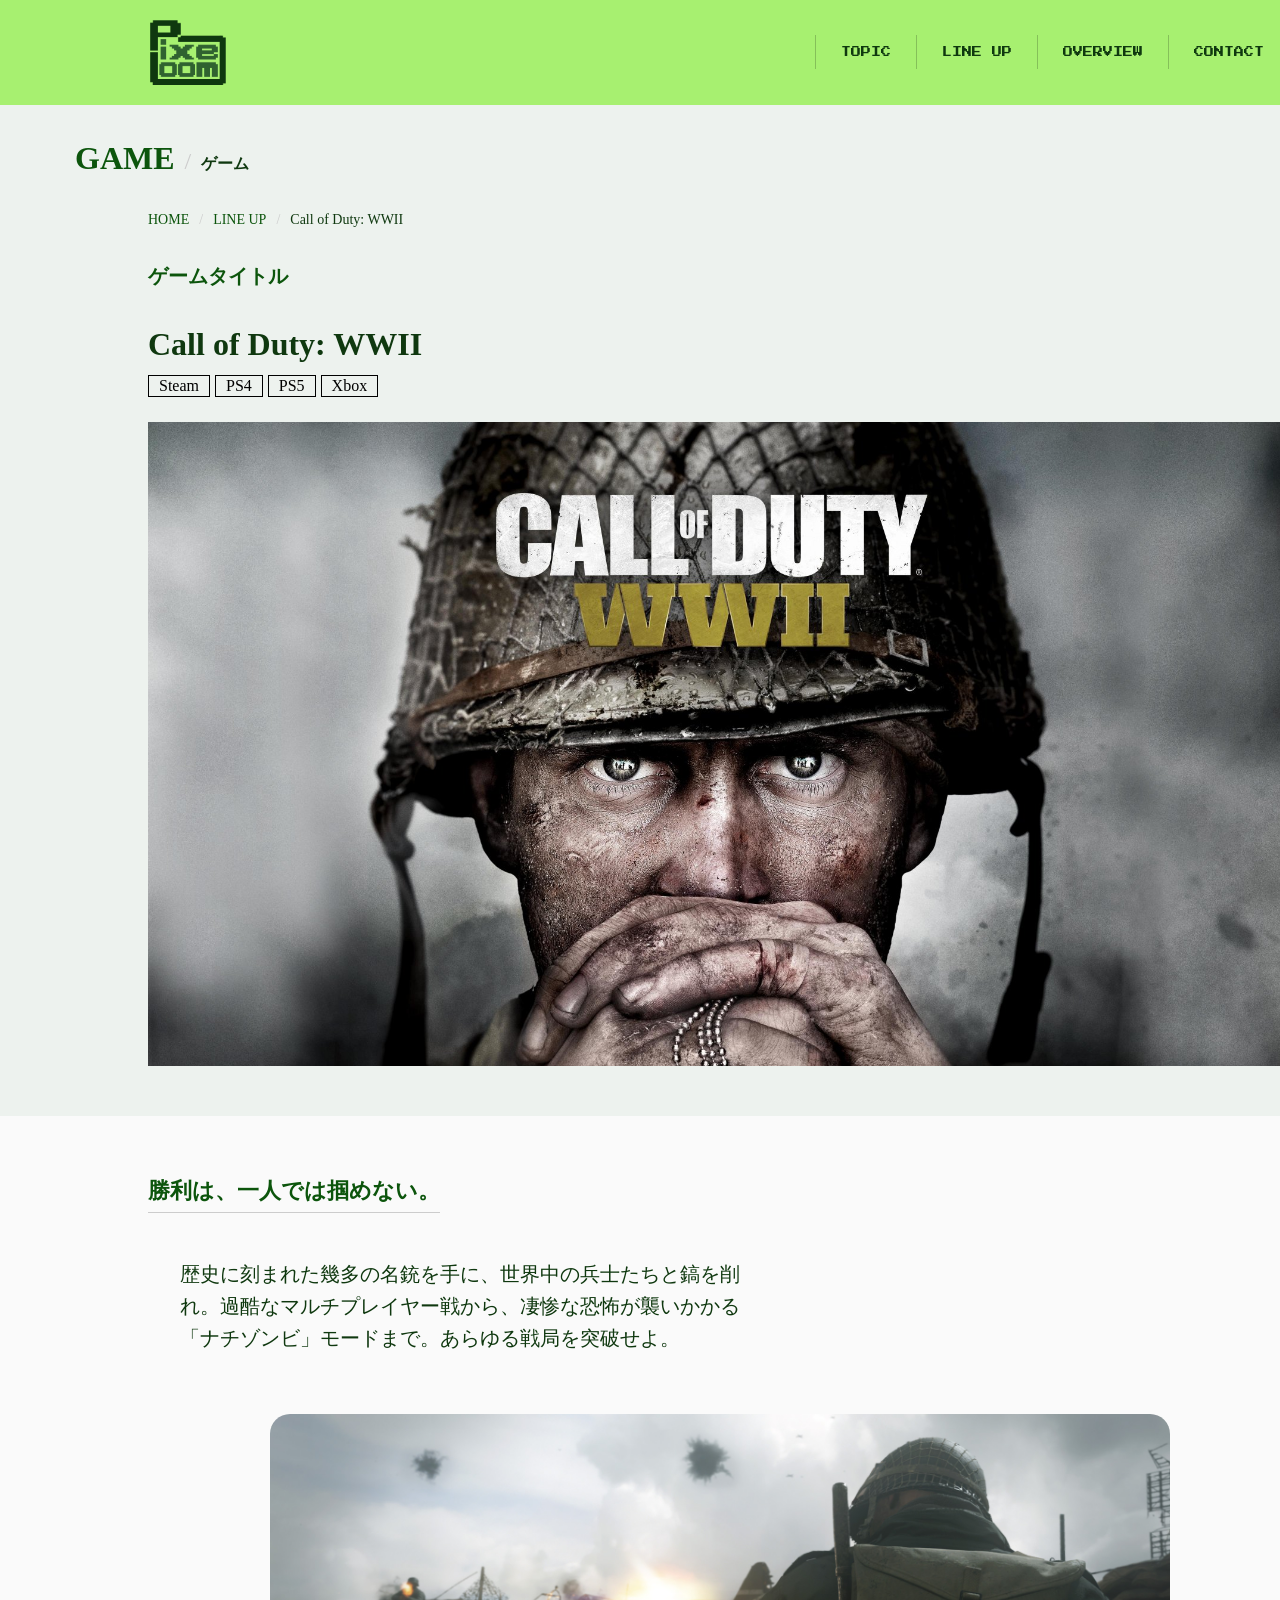
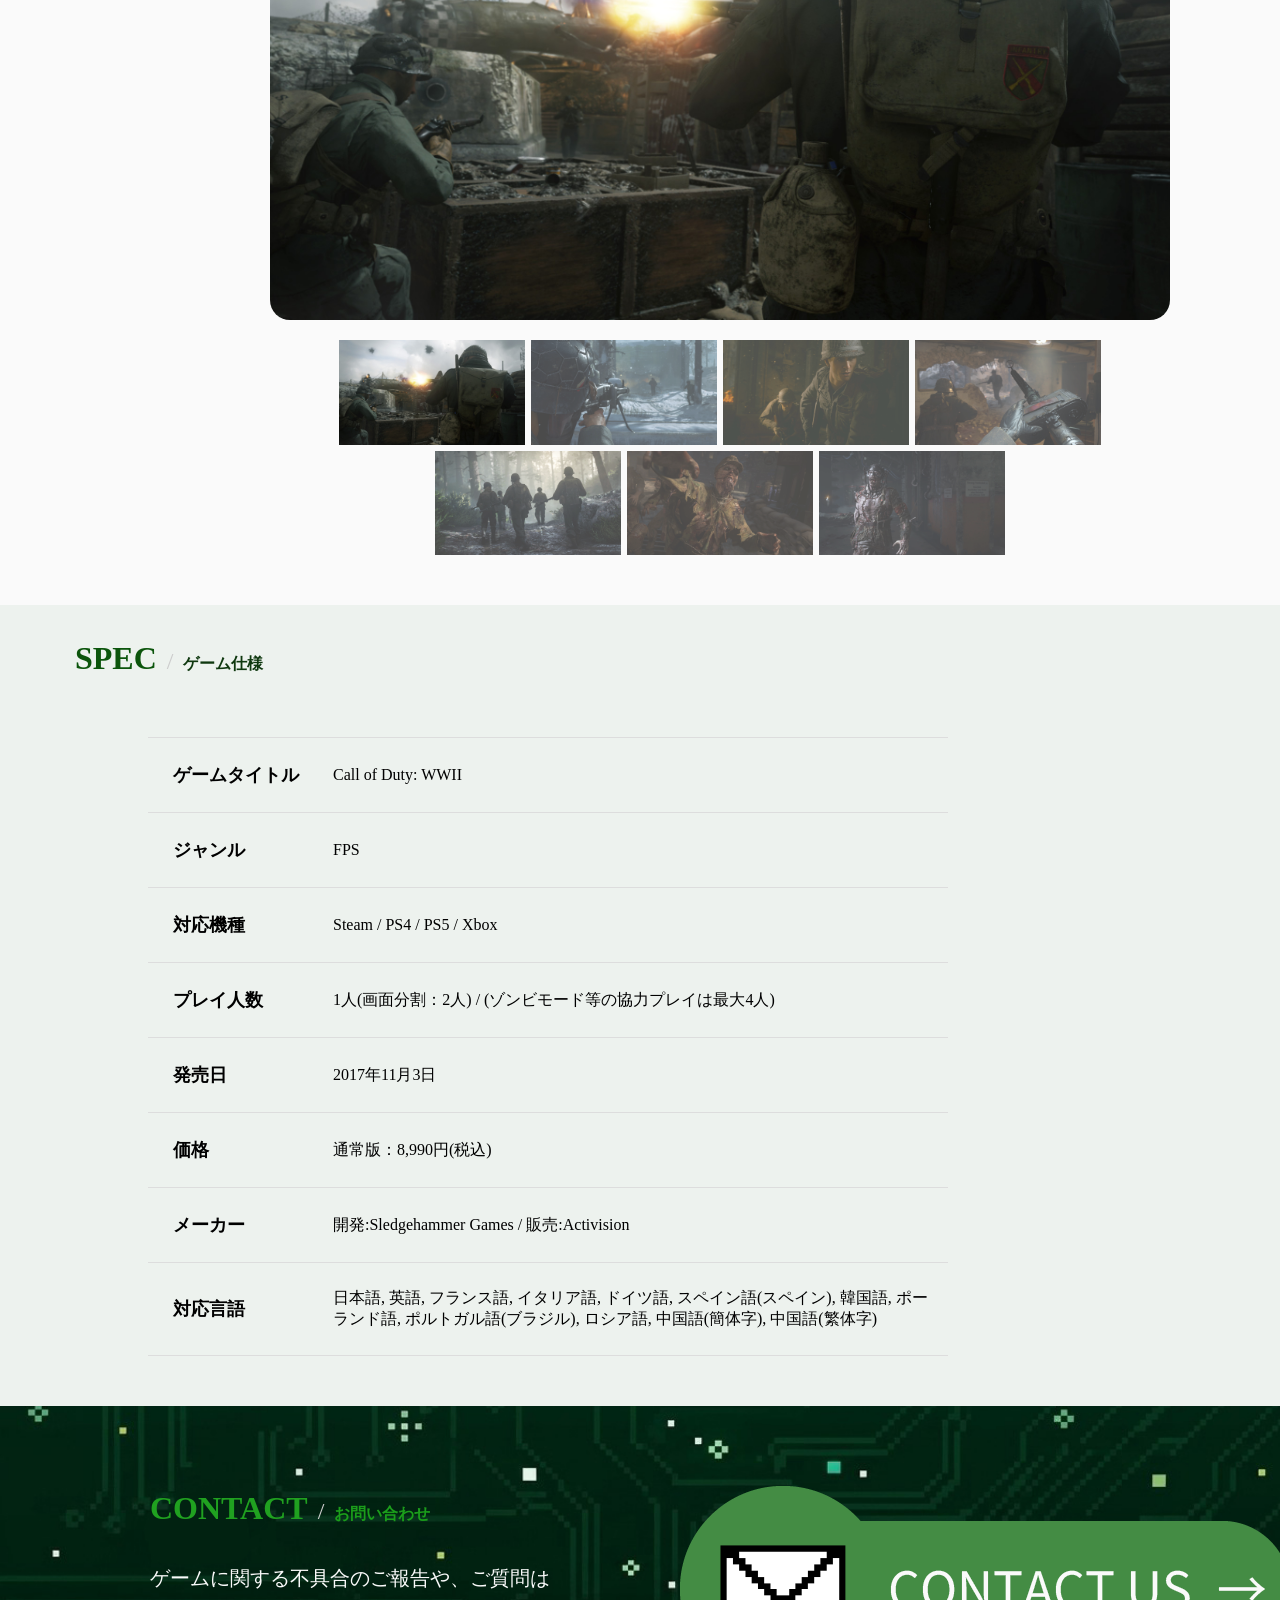
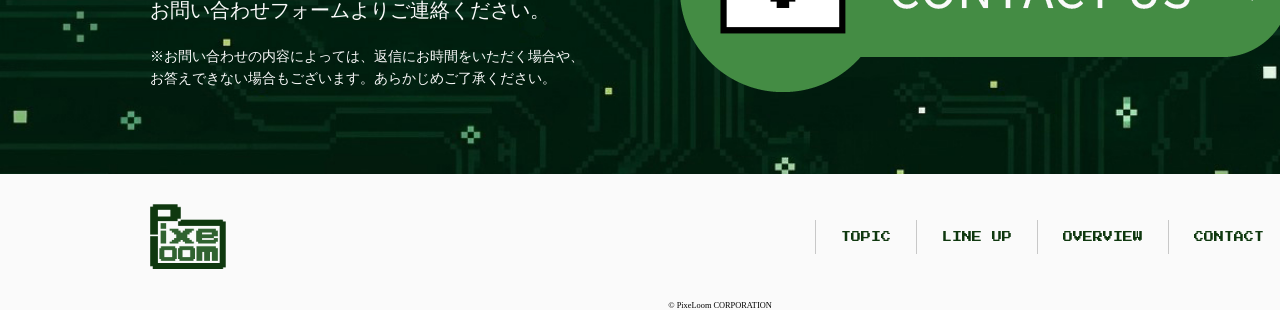
<file: game-06.html>
<!doctype html>
<html>
	<head>
		<meta charset="UTF-8">
		
		<!--タイトルを入力-->
		<title>PixeLoom</title>
		<meta name="description" content="">
		<meta name="viewport" content="width=device-width, initial-scale=1">
		<!--リセットCSS-->
		
		<!--Googleフォント-->
		<link rel="preconnect" href="https://fonts.googleapis.com">
		<link rel="preconnect" href="https://fonts.gstatic.com" crossorigin>
		<link href="https://fonts.googleapis.com/css2?family=Press+Start+2P&display=swap" rel="stylesheet">
		
		<!--オリジナルのCSS-->
		<link rel="stylesheet" href="style.css">
		
		<!--ファビコン-->
		<link rel="icon" href="images/icon.png">
		
	</head>
	<body>
		
		<!--全体の箱-->
		<div class="container" id="top">
			
			<!--ヘッダー部分-->
			<header class="header">
				<div class="logo">
					<a href="index.html#top"><img src="images/logo01.png" alt="株式会社PixeLoom"></a>
				</div>
				<nav class="nav" id="header-nav">
					<ul>
						<li><a href="index.html#topics" class="c-btn">TOPIC</a></li>
						<li><a href="index.html#lineup" class="c-btn">LINE UP</a></li>
						<li><a href="index.html#overview" class="c-btn">OVERVIEW</a></li>
						<li><a href="#contact" class="c-btn">CONTACT</a></li>
					</ul>
				</nav>
				<button class="hamburger" type="button" aria-label="メニューを開く" aria-expanded="false" aria-controls="header-nav"><span></span></button>
			</header>
			
			<!--ゲームページ上部(タイトル〜メイン画像)-->
			<section class="game-top">
				<h2 class="c-title-container game-title">
					<span class="c-main-title">GAME</span>
					<span class="c-title-slash">/</span>
					<span class="c-sub-title">ゲーム</span>
				</h2>
				<!--パンくずリスト-->
				<nav class="breadcrumb" aria-label="パンくずリスト">
					<ol>
						<li><a href="index.html">HOME</a></li>
						<li><a href="index.html#lineup">LINE UP</a></li>
						<li aria-current="page">Call of Duty: WWII</li>
					</ol>
				</nav>
				
				<div class="game-inner">
					<p class="c-gamepage-subtitle">ゲームタイトル</p>
					<p class="caption-title">Call of Duty: WWII</p>
					<ul class="tag-color">
						<li>Steam</li><li>PS4</li><li>PS5</li><li>Xbox</li>
					</ul>
					<img class="game-main-image" src="images/CoD_WWII-image01.jpg" alt="Call of Duty: WWII">
				</div>
			</section>

			<!--ゲーム紹介部分-->
			<section class="game-intro">
				<h3 class="game-intro-title">勝利は、一人では掴めない。</h3>
				<p class="game-intro-text">歴史に刻まれた幾多の名銃を手に、世界中の兵士たちと鎬を削れ。過酷なマルチプレイヤー戦から、凄惨な恐怖が襲いかかる「ナチゾンビ」モードまで。あらゆる戦局を突破せよ。</p>
				<div class="game-gallery">
					<div class="gallery-stage">
						<img class="gallery-main" id="galleryMain" src="images/CoD_WWII-image03.jpg" alt="Call of Duty: WWII01紹介画像">
						<img class="gallery-next" id="galleryNext" alt="" aria-hidden="true">
					</div>
					<div class="gallery-thumbs">
						<div class="thumb is-active"><img src="images/CoD_WWII-image03.jpg" alt="Call of Duty: WWII01紹介画像"></div>
						<div class="thumb"><img src="images/CoD_WWII-image02.jpg" alt="Call of Duty: WWII02紹介画像"></div>
						<div class="thumb"><img src="images/CoD_WWII-image08.jpg" alt="Call of Duty: WWII03紹介画像"></div>
						<div class="thumb"><img src="images/CoD_WWII-image06.jpg" alt="Call of Duty: WWII04紹介画像"></div>
						<div class="thumb"><img src="images/CoD_WWII-image07.jpg" alt="Call of Duty: WWII05紹介画像"></div>
						<div class="thumb"><img src="images/CoD_WWII-image04.jpg" alt="Call of Duty: WWII06紹介画像"></div>
						<div class="thumb"><img src="images/CoD_WWII-image05.jpg" alt="Call of Duty: WWII07紹介画像"></div>
					</div>
				</div>
			</section>

			<!--ゲーム仕様部分-->
			<section class="game-spec">
				<h2 class="c-title-container game-title">
					<span class="c-main-title">SPEC</span>
					<span class="c-title-slash">/</span>
					<span class="c-sub-title">ゲーム仕様</span>
				</h2>
			<div class="about-alignment-container">
				<div class="about-item-container">
					<div class="about-item">
						<span class="c-about-title">ゲームタイトル</span>
						<span class="c-about-sentence">Call of Duty: WWII</span>
					</div>
					<div class="about-item">
						<span class="c-about-title">ジャンル</span>
						<span class="c-about-sentence">FPS</span>
					</div>
					<div class="about-item">
						<span class="c-about-title">対応機種</span>
						<span class="c-about-sentence">Steam / PS4 / PS5 / Xbox </span>
					</div>
					<div class="about-item">
						<span class="c-about-title">プレイ人数</span>
						<span class="c-about-sentence">1人(画面分割：2人) / (ゾンビモード等の協力プレイは最大4人)</span>
					</div>
					<div class="about-item">
						<span class="c-about-title">発売日</span>
						<span class="c-about-sentence">2017年11月3日</span>
					</div>
					<div class="about-item">
						<span class="c-about-title">価格</span>
						<span class="c-about-sentence">通常版：8,990円(税込)</span>
					</div>
					<div class="about-item">
						<span class="c-about-title">メーカー</span>
						<span class="c-about-sentence">開発:Sledgehammer Games / 販売:Activision</span>
					</div>
					<div class="about-item">
						<span class="c-about-title">対応言語</span>
						<span class="c-about-sentence">日本語, 英語, フランス語, イタリア語, ドイツ語, スペイン語(スペイン), 韓国語, ポーランド語, ポルトガル語(ブラジル), ロシア語, 中国語(簡体字), 中国語(繁体字)</span>
					</div>
				</div>
			</div>
			</section>

			<!--お問い合わせ部分-->
			<div class="contact-container" id="contact">
				<div class="contact-inner">
					<div class="contact-text-box">
						<h2 class="c-title-container">
							<span class="c-main-title contact-text-g01">CONTACT</span>
							<span class="c-title-slash">/</span>
							<span class="c-sub-title contact-text-g02">お問い合わせ</span>
						</h2>
						<p class="contact-text-w01">ゲームに関する不具合のご報告や、ご質問は<br>お問い合わせフォームよりご連絡ください。</p>
						<p class="contact-text-w02">※お問い合わせの内容によっては、返信にお時間をいただく場合や、<br>お答えできない場合もございます。あらかじめご了承ください。</p>
					</div>
					<div class="contact-btn-box">
						<a href="#" class="contact-btn">
							<img src="images/CONTACT_US.png" alt="CONTACT US">
						</a>
					</div>
				</div>
			</div>
			<!--フッター部分-->
			<footer class="footer">
				<div class="footer-top">
					<div class="logo">
						<a href="index.html#top"><img src="images/logo01.png" alt="株式会社PixeLoom"></a>
					</div>
					<nav class="nav">
						<ul>
							<li><a href="index.html#topics" class="c-btn">TOPIC</a></li>
							<li><a href="index.html#lineup" class="c-btn">LINE UP</a></li>
							<li><a href="index.html#overview" class="c-btn">OVERVIEW</a></li>
							<li><a href="#contact" class="c-btn">CONTACT</a></li>
						</ul>
					</nav>
					<a href="#top" class="totop" aria-label="ページトップへ戻る"></a>
				</div>
				<div class="footer-bottom">
					<div class="copy">
						<small>© PixeLoom CORPORATION</small>
					</div>
				</div>
			</footer>
		</div>

		<script>
			// ===== サムネイルを押すと大きい画像だけふわっと切り替え(クロスフェード) =====
			const galleryMain = document.getElementById('galleryMain');
			const galleryNext = document.getElementById('galleryNext');
			const FADE_TIME = 500;   // フェードの時間(ミリ秒)。CSSの .gallery-next の transition と合わせる
			let changing = false;    // 切り替え中は連打を無視する

			const thumbs = document.querySelectorAll('.gallery-thumbs .thumb');

			thumbs.forEach(thumb => {
				const img = thumb.querySelector('img');
				thumb.addEventListener('click', () => {
					const newSrc = img.getAttribute('src');
					if (changing || galleryMain.getAttribute('src') === newSrc) return;
					changing = true;

					// 選ばれた小さい画像だけ、くっきり表示にする
					thumbs.forEach(t => t.classList.remove('is-active'));
					thumb.classList.add('is-active');

					// 新しい画像を上に重ねて、古い画像の上からふわっと表示する(間が真っ白にならない)
					galleryNext.onload = () => {
						galleryNext.classList.add('is-show');
						setTimeout(() => {
							// 重ねた画像と同じものを下の画像にも入れて、重ねた方を消す
							galleryMain.onload = () => {
								galleryNext.classList.remove('is-show');
								changing = false;
							};
							galleryMain.setAttribute('src', newSrc);
							galleryMain.alt = img.alt;
						}, FADE_TIME);
					};
					galleryNext.setAttribute('src', newSrc);
				});
			});

			// ===== ぬるっとスクロール =====
			const HEADER_OFFSET = 0;       // ヘッダーが固定(fixed/sticky)なら、その高さ(px)を入れる
			const SCROLL_DURATION = 900;   // 移動時間(ミリ秒)。長いほどゆったり
			const SCROLL_DELAY = 120;      // 押してから動き出すまでのラグ(ミリ秒)

			// 始まりと終わりがゆっくりになる動き
			const easeInOutCubic = t =>
				t < 0.5 ? 4 * t * t * t : 1 - Math.pow(-2 * t + 2, 3) / 2;

			document.querySelectorAll('a[href^="#"]').forEach(link => {
				link.addEventListener('click', e => {
					const href = link.getAttribute('href');
					const startY = window.scrollY;
					let endY;

					if (href === '#') {
						// 「#」だけのリンクは、ページの先頭へ
						endY = 0;
					} else {
						const target = document.querySelector(href);
						if (!target) return;
						endY = target.getBoundingClientRect().top + startY - HEADER_OFFSET;
					}
					e.preventDefault();

					// 動きを減らす設定の人は、瞬間移動にする
					const reduce = window.matchMedia('(prefers-reduced-motion: reduce)').matches;
					if (reduce) {
						window.scrollTo(0, endY);
						return;
					}

					let startTime = null;
					function step(now) {
						if (!startTime) startTime = now;
						const progress = Math.min((now - startTime) / SCROLL_DURATION, 1);
						window.scrollTo(0, startY + (endY - startY) * easeInOutCubic(progress));
						if (progress < 1) requestAnimationFrame(step);
					}
					setTimeout(() => requestAnimationFrame(step), SCROLL_DELAY);
				});
			});

			// ===== ページトップへ戻るボタン =====
			const toTop = document.querySelector('.totop');
			const BOTTOM_RANGE = 100;   // ページの一番下まで、あと何px以内で出すか

			function checkBottom() {
				const nearBottom = window.scrollY + window.innerHeight >= document.documentElement.scrollHeight - BOTTOM_RANGE;
				if (nearBottom) {
					toTop.classList.add('is-show');
					window.removeEventListener('scroll', checkBottom);   // 一度出したらその場にとどまる
				}
			}
			window.addEventListener('scroll', checkBottom, { passive: true });
		</script>
		<script src="menu.js"></script>
	</body>
</html>
</file>
<file: style.css>
@charset "UTF-8";

*, *::before, *::after {
	box-sizing: border-box;
	margin: 0;
	padding: 0;
}

html {
	font-size: 62.5%;
}

:root {
	--font-english: 'Montserrat', sans-serif;
	--font-gothic: 'Noto Sans JP', sans-serif;
	--side: max(150px, calc((100% - 1140px) / 2));
	--side-game: max(148px, calc((100% - 1144px) / 2));
}

img {
	display: block;
/*	vertical-align: bottom;*/
	max-width: 100%;
	height: auto;
}

.c-title-container {
	padding: 35px 0 35px var(--side);
	display: flex;
	align-items: baseline;
	gap: 10px;
}

.c-main-title {
	font-size: 32px;
	color: #0C550C;
}

.c-title-slash {
	font-size: 24px;
	color: #ccc;
	font-weight: 300;
}

.c-sub-title {
	font-size: 16px;
	color: #0F380F;
}


.container {
	width: 100%;
	min-width: 1440px;
	margin: 0 auto;
	background-color: #FAFAFA;
}

.header {
	padding: 20px var(--side);
	display: flex;
	justify-content: space-between;
	align-items: center;
	background-color: #A7F070;
	position: relative;
	z-index: 10;
}

.header img {
	width: 76px;
}

.nav ul {
	display: flex;
	list-style: none;
	align-items: center;
	border-left: 1px solid rgba(0, 0, 0, 0.2);
}

.nav li {
	position: relative;
	border-right: 1px solid rgba(0, 0, 0, 0.2);
}

.nav li::before {
	content: "";
	position: absolute;
	bottom: 0;
	left: 0;
	width: 100%;
	height: 0;
	background-color: rgba(12, 85, 12, 0.2);
	transition: height 0.3s ease;
	z-index: 0;
}

.nav li:hover::before {
	height: 100%;
}

.nav a {
	text-decoration: none;
	font-family: "Press Start 2P";
	color: #0F380F;
	display: block;
	padding: 12px 25px;
	position: relative;
	z-index: 1;
}

/* ===== ナビのホバー 8bitエフェクト ===== */

/* 共通：4pxのドット（普段は見えない） */
.nav a::before,
.nav a::after {
	content: "";
	position: absolute;
	width: 4px;
	height: 4px;
	opacity: 0;
	pointer-events: none;
}

/* ① TOPICS：ドットが上に昇っていく */
.nav li:nth-child(1) a::before {
	left: 14px;
	bottom: 8px;
	background: #0C550C;
	box-shadow:
	24px -6px 0 #20A120,
	48px 2px 0 #0C550C,
	72px -4px 0 #20A120;
}

.nav li:nth-child(1) a:hover::before {
	animation: pixel-rise 1s steps(5) infinite;
}

@keyframes pixel-rise {
	0%   { transform: translateY(0);     opacity: 0; }
	20%  { opacity: 0.4; }
	100% { transform: translateY(-22px); opacity: 0; }
}

/* ② LINE UP：左上と右下の「かぎ括弧」がチカチカ */
.nav li:nth-child(2) a::before {
	top: 4px;
	left: 4px;
	background: #0C550C;
	box-shadow:
	4px 0 0 #0C550C, 8px 0 0 #0C550C,
	0 4px 0 #0C550C, 0 8px 0 #0C550C;
}

.nav li:nth-child(2) a::after {
	bottom: 4px;
	right: 4px;
	background: #0C550C;
	box-shadow:
	-4px 0 0 #0C550C, -8px 0 0 #0C550C,
	0 -4px 0 #0C550C, 0 -8px 0 #0C550C;
}

.nav li:nth-child(2) a:hover::before,
.nav li:nth-child(2) a:hover::after {
	animation: pixel-blink 0.6s steps(1) infinite;
}

.nav li:nth-child(2) a:hover::after {
	animation-delay: 0.3s;
}

@keyframes pixel-blink {
	0%   { opacity: 0.6; }
	50%  { opacity: 0.15; }
}

/* ③ OVERVIEW：＋の形のキラキラが交互に瞬く */
.nav li:nth-child(3) a::before {
	left: 14px;
	top: 12px;
	background: #0C550C;
	box-shadow:
	4px 0 0 #0C550C, -4px 0 0 #0C550C,
	0 4px 0 #0C550C, 0 -4px 0 #0C550C;
}

.nav li:nth-child(3) a::after {
	right: 18px;
	bottom: 10px;
	background: #20A120;
	box-shadow:
	4px 0 0 #20A120, -4px 0 0 #20A120,
	0 4px 0 #20A120, 0 -4px 0 #20A120;
}

.nav li:nth-child(3) a:hover::before,
.nav li:nth-child(3) a:hover::after {
	animation: pixel-twinkle 1s steps(4) infinite;
}

.nav li:nth-child(3) a:hover::after {
	animation-delay: 0.4s;
}

@keyframes pixel-twinkle {
	0%   { opacity: 0;   transform: scale(0); }
	50%  { opacity: 0.6; transform: scale(1); }
	100% { opacity: 0;   transform: scale(0); }
}

/* ④ CONTACT：下に点線のゲージが左から伸びる */
.nav li:nth-child(4) a::before {
	left: 8px;
	bottom: 4px;
	height: 4px;
	width: 0;
	background: repeating-linear-gradient(90deg, #0C550C 0 4px, transparent 4px 8px);
}

.nav li:nth-child(4) a:hover::before {
	opacity: 0.6;
	animation: pixel-load 2s steps(10) infinite;
}

@keyframes pixel-load {
	0%   { width: 0; }
	40%  { width: calc(100% - 16px); }   /* 伸びきる */
	60%  { width: calc(100% - 16px); }   /* ここで少し止まる */
	100% { width: 0; }                   /* 戻る */
}

/* 動きを減らす設定の人にはエフェクトを出さない */
@media (prefers-reduced-motion: reduce) {
	.nav a::before,
	.nav a::after {
		display: none;
	}
}

/* ===== トップヒーロー(スライダー) ===== */
.main-tophero {
	--slide-w: 1144px;
	position: relative;
	width: 100%;
	padding: 0 0 16px;
	background-color: #EDF2EE;
	overflow: hidden;
}

.slides {
	display: flex;
	gap: 70px;
	transition: transform 0.5s ease;
}

.slide {
	position: relative;
	flex: 0 0 var(--slide-w);
	aspect-ratio: 16 / 9;
	background-color: #000;
}

.slide img {
	width: 100%;
	height: 100%;
	object-fit: contain;
}

.caption {
	position: absolute;
	left: 50px;
	bottom: 50px;
	color: #fff;
	text-shadow: 0 0 6px rgba(0, 0, 0, 0.8);
}

.caption-title {
	font-size: 24px;
	font-weight: 700;
	line-height: 1.2;
	margin-bottom: 4px;
}

.caption-tags {
	display: flex;
	gap: 5px;
	list-style: none;
}

.caption-tags li {
	font-size: 16px;
	line-height: 1;
	padding: 2px 10px;
	border: 1px solid #fff;
}

/* 矢印 */
.arrow {
	position: absolute;
	top: 50%;
	transform: translateY(-50%);
	width: 60px;
	height: 120px;
	background: none;
	border: none;
	cursor: pointer;
	z-index: 2;
}

/* 見えている白い矢印の形 */
.arrow::before {
	content: "";
	position: absolute;
	top: 50%;
	left: 50%;
	width: 28px;
	height: 88px;
	transform: translate(-50%, -50%);
	background-color: #fff;
	transition: opacity 0.2s;
}

.arrow:hover::before {
	opacity: 0.7;
}

.prev::before {
	clip-path: polygon(100% 0, 0 50%, 100% 100%, 100% 89%, 21% 50%, 100% 11%);
}

.next::before {
	clip-path: polygon(0 0, 100% 50%, 0 100%, 0 89%, 79% 50%, 0 11%);
}

.prev {
	left: calc(50% - var(--slide-w) / 2 + 26px);
}


.next {
	right: calc(50% - var(--slide-w) / 2 + 26px);
}

/* ドット */
.dots {
	position: absolute;
	bottom: 50px;
	left: 0;
	right: 0;
	display: flex;
	justify-content: center;
	gap: 32px;
	z-index: 2;
}

.dot {
	width: 10px;
	height: 10px;
	border: none;
	background: radial-gradient(circle closest-side, #fff 90%, transparent 100%);
	cursor: pointer;
}

.dot.active {
	background: radial-gradient(circle closest-side, #aaa 90%, transparent 100%);
}

.topics-container {
	background-color: #FAFAFA;
	padding-bottom: 50px;
}


.topics-list {
	list-style: none;
	margin: 0 auto;
	padding: 0;
	max-width: 950px;
	border-top: 1px solid #ddd;
}

.topics-list li {
	display: flex;
	align-items: center;
	padding: 20px 16px;
	border-bottom: 1px solid #ddd;
	font-size: 16px;
}

.c-ymd {
	width: 190px;
}

.category {
	width: 100px;
	margin-right: 80px;
	padding: 4px 0;
	text-align: center;
	font-size: 16px;
}

.category-event {
	color: #D83A00;
	border: 1px solid #F54100;
}


.category-game {
	color: #1B861B;
	border: 1px solid #2BB32B;
}

.category-news {
	color: #3A5FE0;
	border: 1px solid #4871F5;
}

.topics-list a {
	color: inherit;
	text-decoration: none;
}

.topics-list a:hover {
	text-decoration: underline;
}

.lineup-title-container {
    background-color: #EDF2EE;
}

.lineup-container {
	background-color: #EDF2EE;
	display: grid;
	grid-template-columns: repeat(3, minmax(0, 1fr));
	justify-content: center;
	gap: 50px 120px;
	margin: 0 auto;
	padding: 0 var(--side) 50px;
}

.lineup-item02 {
	position: relative;
}

.lineup-item02::before,
.lineup-item02::after {
	content: "";
	position: absolute;
	top: 0;
	bottom: 0;
	border-left: 2px solid #ccc;
}

.lineup-item02::before {
	left: -60px;
}

.lineup-item02::after {
	right: -60px;
}

.lineup-container a {
	position: relative;
	display: block;
	overflow: hidden;
	border-radius: 20px;
}

.lineup-container img {
	border-radius: 20px;
	width: 100%;
	display: block;
	transition: transform 0.4s ease;
}

.lineup-container a:hover img {
	transform: scale(1.1);
}

.lineup-container a::after {
	content: "";
	position: absolute;
	bottom: 0;
	left: 0;
	width: 100%;
	height: 100%;
	background: rgba(0, 0, 0, 0.3);	opacity: 0;
	transition: opacity 0.3s ease;
}

.lineup-container a:hover::after {
	opacity: 1;
}

.lineup-container p {
	margin-top: 20px;
}

.lineup-container .caption-title {
	font-size: 22px;
}

.lineup-container .tag-color {
	flex-wrap: wrap;
}

.lineup-container .tag-color li {
	font-size: 14px;
	padding: 2px 8px;
}

.tag-color {
	display: flex;
	gap: 5px;
	list-style: none;
}

.tag-color li {
	font-size: 16px;
	line-height: 1;
	padding: 2px 10px;
	border: 1px solid #000;
}

.tag-indention {
	margin-top: 5px;
}

.about-container {
	background-color: #FAFAFA;
}

.about-alignment-container {
	padding: 20px var(--side) 60px;
	display: flex;
	flex-direction: row;
	align-items: center;
	gap: 50px;
}

.about-item-container {
	flex: 1;
	display: flex;
	flex-direction: column;
	border-top: 1px solid #ddd;
}

.about-map {
	flex: 1;
}

.about-map iframe {
	display: block;
	width: 100%;
	height: 400px;
}

.about-item {
	display: flex;
	flex-direction: row;
	align-items: center;
	border-bottom: 1px solid #ddd;
}

.c-about-title {
	flex: 0 0 150px;
	padding: 20px 15px 20px 25px;
	font-size: 18px;
	font-weight: bold;
}

.c-about-sentence {
	flex: 1;
	padding: 20px 15px;
	font-size: 16px;
}


.contact-container {
	min-height: 280px;
	padding: 80px var(--side);
	background-image: url("images/background04.jpg");
	background-size: cover;
	background-position: center;
}

.contact-inner {
	display: flex;
	justify-content: space-between;
	align-items: center;
	gap: 50px;
}

.contact-text-box {
	flex: 1;
}

.contact-text-box .c-title-container {
	padding: 0 0 35px 0;
}

.contact-text-g01 {
	color: #20A120;
}

.contact-text-g02 {
	color: #1B9E1B;
}

.contact-text-w01 {
	font-size: 20px;
	color: #FAFAFA;
	margin-bottom: 20px;
	line-height: 1.6;
}

.contact-text-w02 {
	font-size: 14px;
	color: #FAFAFA;
	line-height: 1.6;
}

.contact-btn-box {
	flex-shrink: 0;
}

.contact-btn {
	display: inline-block;
	cursor: pointer;
	transition: transform 0.2s ease, filter 0.2s ease;
}

.contact-btn:hover {
	transform: translateY(-4px);
	filter: brightness(1.15) drop-shadow(0 6px 12px rgba(32, 161, 32, 0.4)); 
}

.contact-btn:active {
	transform: translateY(2px);
	filter: brightness(0.95) drop-shadow(0 2px 4px rgba(0, 0, 0, 0.3)); 
}

.contact-btn img {
	display: block;
	max-width: 100%;
}

.footer-top {
	position: relative;
	padding: 30px var(--side);
    display: flex;
    justify-content: space-between;
	align-items: center;
	background-color: #FAFAFA;
}

.footer img {
	width: 76px;
}

.copy {
	text-align: center;
}

.game-title {
	padding-left: calc(var(--side-game) - 73px);
}

.game-top {
	background-color: #EDF2EE;
	padding-bottom: 50px;
}

.game-inner {
	padding: 0 var(--side-game);
}

.c-gamepage-subtitle {
	display: block;
	margin-top: 35px;
	font-size: 20px;
	font-weight: 700;
	color: #0C550C;
}

.game-top .caption-title {
	margin: 35px 0 12px;
	font-size: 32px;
	color: #0F380F;
}

.game-main-image {
	width: 100%;
	margin-top: 25px;
}

.game-intro {
	padding: 60px var(--side-game) 50px;
}

.game-intro-title {
	display: inline-block;
	padding-bottom: 6px;
	font-size: 22px;
	font-weight: 700;
	color: #0C550C;
	border-bottom: 1px solid #ccc;
}

.game-intro-text {
	max-width: 630px;
	margin-top: 45px;
	padding-left: 32px;
	font-size: 20px;
	line-height: 1.6;
	color: #0F380F;
}

.game-gallery {
	margin-top: 60px;
}

.gallery-stage {
	position: relative;
	width: 900px;
	margin: 0 auto;
	border-radius: 20px;
	overflow: hidden;
}

.gallery-main {
	width: 100%;
	aspect-ratio: 16 / 9;
	object-fit: cover;
}

.gallery-next {
	position: absolute;
	inset: 0;
	width: 100%;
	height: 100%;
	object-fit: cover;
	opacity: 0;
	transition: opacity 0.5s ease;
}

.gallery-next.is-show {
	opacity: 1;
}

.gallery-thumbs {
	display: flex;
	flex-wrap: wrap;
	justify-content: center;
	gap: 6px;
	max-width: 762px;
	margin: 20px auto 0;
}

.thumb {
	position: relative;
	cursor: pointer;
}

.thumb img {
	width: 186px;
	aspect-ratio: 16 / 9;
	object-fit: cover;
	opacity: 0.7;
	transition: opacity 0.3s ease;
}

.thumb.is-active img {
	opacity: 1;
}

.thumb::after {
	content: "";
	position: absolute;
	inset: 0;
	background: rgba(0, 0, 0, 0.3);
	opacity: 0;
	transition: opacity 0.3s ease;
	pointer-events: none;
}

.thumb:hover::after {
	opacity: 1;
}

.game-spec {
	background-color: #EDF2EE;
}

.game-spec .about-alignment-container {
	padding: 25px var(--side-game) 50px;
}

.game-spec .about-item-container {
	max-width: 800px;
}

.game-spec .c-about-title {
	flex-basis: 170px;
	padding-top: 25px;
	padding-bottom: 25px;
}

.game-spec .c-about-sentence {
	padding-top: 25px;
	padding-bottom: 25px;
}

.breadcrumb {
	padding: 0 var(--side-game);
}

.breadcrumb ol {
	display: flex;
	flex-wrap: wrap;
	list-style: none;
}

.breadcrumb li {
	font-size: 14px;
	color: #0F380F;
}

.breadcrumb li + li::before {
	content: "/";
	margin: 0 10px;
	color: #ccc;
}

.breadcrumb a {
	color: #0C550C;
	text-decoration: none;
}

.breadcrumb a:hover {
	text-decoration: underline;
}

.totop {
	position: absolute;
	top: calc(50% - 24px);
	right: calc(var(--side) - 78px);
	width: 48px;
	height: 48px;
	background-color: #0C550C;
	opacity: 0;
	visibility: hidden;
	pointer-events: none;
	z-index: 5;
	transition: background-color 0.2s ease;
}

.totop::before {
	content: "";
	position: absolute;
	top: 50%;
	left: 50%;
	width: 14px;
	height: 14px;
	border-top: 3px solid #fff;
	border-left: 3px solid #fff;
	transform: translate(-50%, -20%) rotate(45deg);
}

.totop:hover {
	background-color: #20A120;
}

.totop.is-show {
	visibility: visible;
	pointer-events: auto;
	animation: totop-drop 1.1s forwards;
}

@keyframes totop-drop {
	0% {
		transform: translateY(-260px);
		opacity: 0;
		animation-timing-function: ease-in;
	}

	45% {
		transform: translateY(0);
		opacity: 1;
		animation-timing-function: ease-out;
	}

	65% {
		transform: translateY(-28px);
		animation-timing-function: ease-in;
	}

	80% {
		transform: translateY(0);
		animation-timing-function: ease-out;
	}

	90% {
		transform: translateY(-8px);
		animation-timing-function: ease-in;
	}

	100% {
		transform: translateY(0);
		opacity: 1;
	}
}

/* 動きを減らす設定の人には、落下せずにそのまま表示する */
@media (prefers-reduced-motion: reduce) {
	.totop.is-show {
		animation: none;
		opacity: 1;
	}
}


/* ==========================================================
   レスポンシブ対応(ここから下を追加)
   1200px以下 … ノートPC・タブレット
   768px以下  … スマホ・タブレット縦向き
   ========================================================== */

/* ハンバーガーボタン(スマホ幅だけで表示) */
.hamburger {
	display: none;
}

/* ===== 1200px以下 ===== */
@media (max-width: 1200px) {
	:root {
		--side: 6vw;
		--side-game: 6vw;
	}

	/* 横幅1440px固定をやめて、画面幅に合わせる */
	.container {
		min-width: 0;
	}

	.game-title {
		padding-left: var(--side-game);
	}

	/* ヒーロースライダー：スライドの幅を画面幅の割合にする */
	.main-tophero {
		--slide-w: 90%;
	}

	.slides {
		gap: 40px;
	}

	.caption {
		left: 30px;
		bottom: 36px;
	}

	.dots {
		bottom: 26px;
	}

	.caption-tags {
		flex-wrap: wrap;
	}

	/* トピックス */
	.topics-list {
		width: calc(100% - var(--side) * 2);
	}

	/* ラインナップ：すき間と文字を画面幅に合わせて縮める */
	.lineup-container {
		--lineup-gap: clamp(24px, 4vw, 60px);
		gap: 50px var(--lineup-gap);
	}

	.lineup-item02::before {
		left: calc(var(--lineup-gap) / -2);
	}

	.lineup-item02::after {
		right: calc(var(--lineup-gap) / -2);
	}

	.lineup-container .caption-title {
		font-size: clamp(14px, 1.8vw, 22px);
	}

	.lineup-container .tag-color li {
		font-size: clamp(11px, 1.2vw, 14px);
	}

	/* ゲームページ：ギャラリー */
	.gallery-stage {
		width: 100%;
		max-width: 900px;
	}

	.thumb {
		flex: 0 0 calc((100% - 18px) / 4);
	}

	.thumb img {
		width: 100%;
	}

	/* ページトップへ戻るボタン：位置固定をやめて、フッターの中に並べる */
	.totop {
		position: static;
	}
}

/* ===== 768px以下 ===== */
@media (max-width: 768px) {
	:root {
		--side: 20px;
		--side-game: 20px;
	}

	/* 見出し */
	.c-title-container {
		padding: 28px 0 24px var(--side);
	}

	.c-main-title {
		font-size: 24px;
	}

	.c-title-slash {
		font-size: 18px;
	}

	.c-sub-title {
		font-size: 14px;
	}

	/* ヘッダー・フッターの余白 */
	.header {
		padding: 16px var(--side);
	}

	.footer-top {
		padding: 24px var(--side);
	}

	/* ヒーロースライダー */
	.main-tophero {
		--slide-w: 92%;
		padding-bottom: 12px;
	}

	.slides {
		gap: 12px;
	}

	.caption {
		left: 14px;
		right: 14px;
		bottom: 30px;
	}

	.caption-title {
		font-size: 16px;
	}

	.caption-tags {
		gap: 4px;
	}

	.caption-tags li {
		font-size: 10px;
		padding: 2px 6px;
	}

	.arrow {
		width: 36px;
		height: 80px;
	}

	.arrow::before {
		width: 16px;
		height: 48px;
	}

	.prev {
		left: calc(50% - var(--slide-w) / 2 + 4px);
	}

	.next {
		right: calc(50% - var(--slide-w) / 2 + 4px);
	}

	.dots {
		bottom: 20px;
		gap: 14px;
	}

	/* トピックス：日付とカテゴリを1行目、タイトルを2行目に */
	.topics-list li {
		flex-wrap: wrap;
		padding: 16px 8px;
		font-size: 14px;
	}

	.c-ymd {
		width: auto;
		margin-right: 12px;
	}

	.category {
		width: auto;
		margin-right: 0;
		padding: 2px 10px;
		font-size: 12px;
	}

	.topics-list a {
		width: 100%;
		margin-top: 8px;
	}

	/* ラインナップ：1列にする */
	.lineup-container {
		grid-template-columns: minmax(0, 520px);
		gap: 40px;
	}

	.lineup-item02::before,
	.lineup-item02::after {
		display: none;
	}

	.lineup-container .caption-title {
		font-size: 18px;
	}

	.lineup-container .tag-color li {
		font-size: 12px;
	}

	/* 会社概要・ゲーム仕様：項目名の下に内容を並べる */
	.about-alignment-container {
		flex-direction: column;
		align-items: stretch;
		gap: 30px;
		padding: 10px var(--side) 40px;
	}

	.about-item-container,
	.about-map {
		flex: none;
		width: 100%;
	}

	.about-map iframe {
		height: 300px;
	}

	.about-item {
		flex-direction: column;
		align-items: stretch;
	}

	.c-about-title,
	.game-spec .c-about-title {
		flex: none;
		padding: 14px 15px 0;
		font-size: 15px;
	}

	.c-about-sentence,
	.game-spec .c-about-sentence {
		flex: none;
		padding: 6px 15px 14px;
		font-size: 14px;
	}

	/* お問い合わせ */
	.contact-container {
		min-height: 0;
		padding: 50px var(--side);
	}

	.contact-inner {
		flex-direction: column;
		align-items: flex-start;
		gap: 30px;
	}

	.contact-text-box {
		flex: none;
	}

	.contact-text-w01 {
		font-size: 16px;
	}

	.contact-text-w02 {
		font-size: 12px;
	}

	.contact-btn-box {
		width: 100%;
		max-width: 320px;
	}

	.contact-btn {
		display: block;
	}

	/* ゲームページ */
	.game-top {
		padding-bottom: 30px;
	}

	.c-gamepage-subtitle {
		margin-top: 24px;
		font-size: 16px;
	}

	.game-top .caption-title {
		margin: 20px 0 10px;
		font-size: 22px;
	}

	.tag-color {
		flex-wrap: wrap;
	}

	.tag-color li {
		font-size: 13px;
		padding: 2px 8px;
	}

	.game-intro {
		padding: 40px var(--side-game);
	}

	.game-intro-title {
		font-size: 18px;
	}

	.game-intro-text {
		margin-top: 28px;
		padding-left: 0;
		font-size: 15px;
	}

	.game-gallery {
		margin-top: 36px;
	}

	.gallery-stage {
		border-radius: 12px;
	}

	.breadcrumb li {
		font-size: 12px;
	}

	.breadcrumb li + li::before {
		margin: 0 6px;
	}

	/* ヘッダーのナビ：ハンバーガーメニューにする */
	.hamburger {
		display: block;
		width: 44px;
		height: 44px;
		background: none;
		border: none;
		cursor: pointer;
	}

	.hamburger span,
	.hamburger span::before,
	.hamburger span::after {
		display: block;
		width: 28px;
		height: 4px;
		background-color: #0F380F;
		transition: transform 0.3s ease, top 0.3s ease, background-color 0.3s ease;
	}

	.hamburger span {
		position: relative;
		margin: 0 auto;
	}

	.hamburger span::before,
	.hamburger span::after {
		content: "";
		position: absolute;
		left: 0;
	}

	.hamburger span::before {
		top: -10px;
	}

	.hamburger span::after {
		top: 10px;
	}

	/* 開いているときは「×」の形にする */
	.is-open .hamburger span {
		background-color: transparent;
	}

	.is-open .hamburger span::before {
		top: 0;
		transform: rotate(45deg);
	}

	.is-open .hamburger span::after {
		top: 0;
		transform: rotate(-45deg);
	}

	/* メニュー本体：ヘッダーの下にふわっと出す */
	.header .nav {
		position: absolute;
		top: 100%;
		left: 0;
		width: 100%;
		background-color: #A7F070;
		opacity: 0;
		visibility: hidden;
		transform: translateY(-8px);
		transition: opacity 0.3s ease, transform 0.3s ease, visibility 0.3s;
	}

	.header.is-open .nav {
		opacity: 1;
		visibility: visible;
		transform: translateY(0);
	}

	.header .nav ul {
		display: block;
		border-left: none;
		border-top: 1px solid rgba(0, 0, 0, 0.2);
	}

	.header .nav li {
		border-right: none;
		border-bottom: 1px solid rgba(0, 0, 0, 0.2);
	}

	.header .nav a {
		padding: 18px var(--side);
	}

	/* フッターのメニューはスマホ幅では非表示 */
	.footer .nav {
		display: none;
	}
}
</file>
